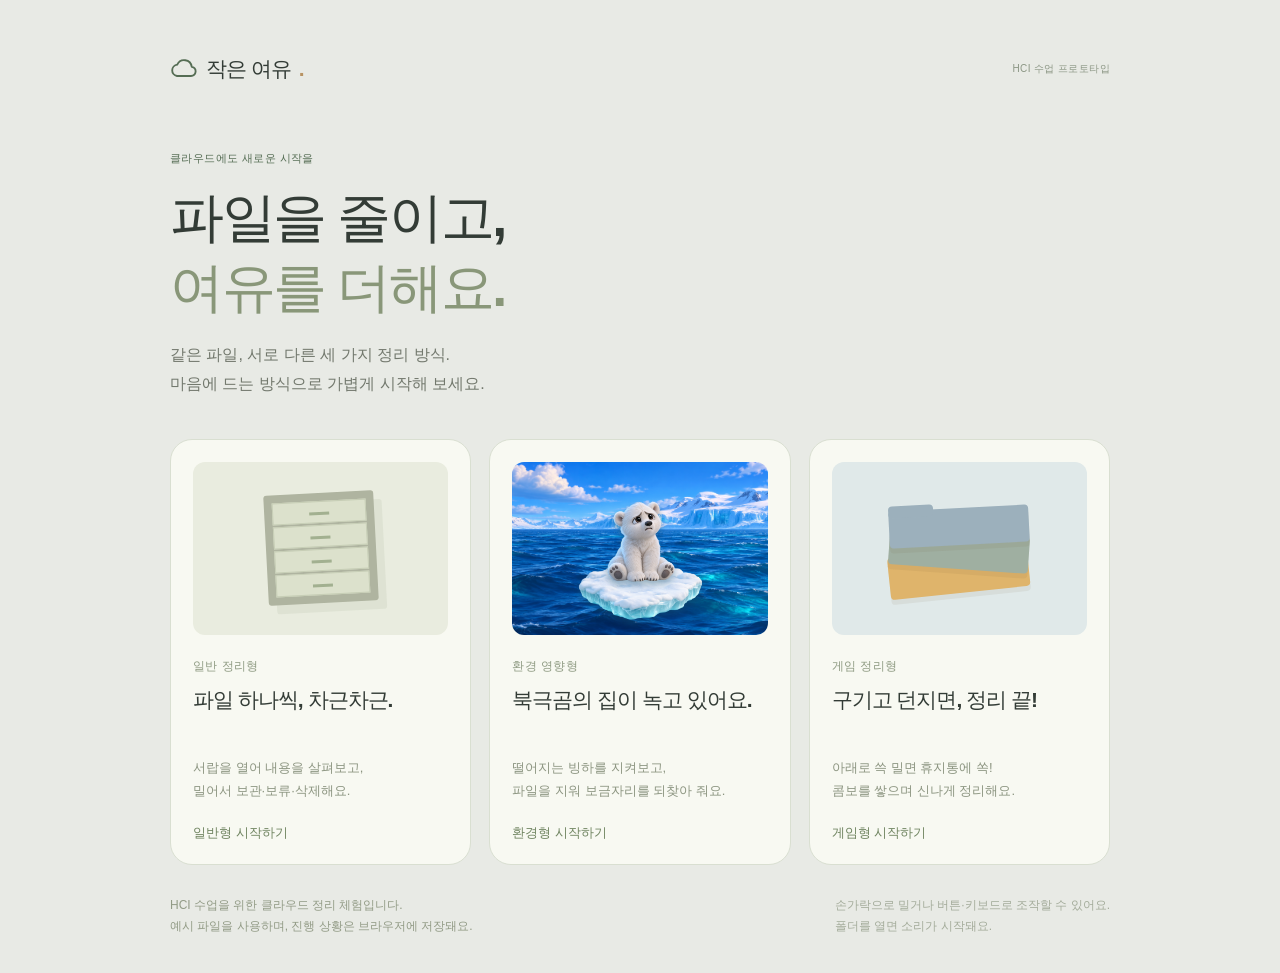
<file: index.html>
<!doctype html>
<html lang="ko">
<head>
  <meta charset="utf-8">
  <meta name="viewport" content="width=device-width, initial-scale=1, viewport-fit=cover">
  <meta name="theme-color" content="#e8eae5">
  <title>작은 여유 · 클라우드 정리 프로토타입</title>
  <meta name="description" content="클라우드 정리를 위한 일반형, 환경형, 게임형 모바일 HCI 프로토타입입니다.">
  <link rel="stylesheet" href="./assets/css/base.css?v=16">
  <link rel="stylesheet" href="./assets/css/themes.css?v=16">
</head>
<body class="lab-body">
  <main class="prototype-lab">
    <header class="lab-header">
      <span class="wordmark"><svg class="icon" width="29" height="29" viewBox="0 0 24 24" fill="none" stroke="currentColor" stroke-width="1.6" stroke-linejoin="round"><path d="M6 18h12a4 4 0 0 0 .6-7.95A6.5 6.5 0 0 0 6.2 8.3 4.9 4.9 0 0 0 6 18Z"/></svg>작은 여유<span class="brand-period">.</span></span>
      <span class="lab-tag">HCI 수업 프로토타입</span>
    </header>
    <section class="lab-title">
      <div class="eyebrow">클라우드에도 새로운 시작을</div>
      <h1>파일을 줄이고,<br><em>여유를 더해요.</em></h1>
      <p>같은 파일, 서로 다른 세 가지 정리 방식.<br>마음에 드는 방식으로 가볍게 시작해 보세요.</p>
    </section>
    <nav class="prototype-options" aria-label="정리 방식 선택">
      <a class="prototype-option" href="./prototypes/basic.html">
        <div class="option-scene" aria-hidden="true"><div class="mini-cabinet"><i></i><i></i><i></i><i></i></div></div>
        <span class="option-label">일반 정리형</span>
        <h2>파일 하나씩, 차근차근.</h2>
        <p>서랍을 열어 내용을 살펴보고,<br>밀어서 보관·보류·삭제해요.</p>
        <span class="option-open">일반형 시작하기</span>
      </a>
      <a class="prototype-option" href="./prototypes/climate.html">
        <div class="option-scene mini-polar" aria-hidden="true"><img src="./assets/images/polar-bear-sad.png" alt=""><img src="./assets/images/ice.png" alt=""></div>
        <span class="option-label">환경 영향형</span>
        <h2>북극곰의 집이 녹고 있어요.</h2>
        <p>떨어지는 빙하를 지켜보고,<br>파일을 지워 보금자리를 되찾아 줘요.</p>
        <span class="option-open">환경형 시작하기</span>
      </a>
      <a class="prototype-option" href="./prototypes/game.html">
        <div class="option-scene mini-game" aria-hidden="true"><div class="mini-folders"><i></i><i></i><i></i></div></div>
        <span class="option-label">게임 정리형</span>
        <h2>구기고 던지면, 정리 끝!</h2>
        <p>아래로 쓱 밀면 휴지통에 쏙!<br>콤보를 쌓으며 신나게 정리해요.</p>
        <span class="option-open">게임형 시작하기</span>
      </a>
    </nav>
    <footer class="lab-footer"><span>HCI 수업을 위한 클라우드 정리 체험입니다.<br>예시 파일을 사용하며, 진행 상황은 브라우저에 저장돼요.</span><span class="keyboard-note">손가락으로 밀거나 버튼·키보드로 조작할 수 있어요.<br>폴더를 열면 소리가 시작돼요.</span></footer>
  </main>
</body>
</html>
</file>
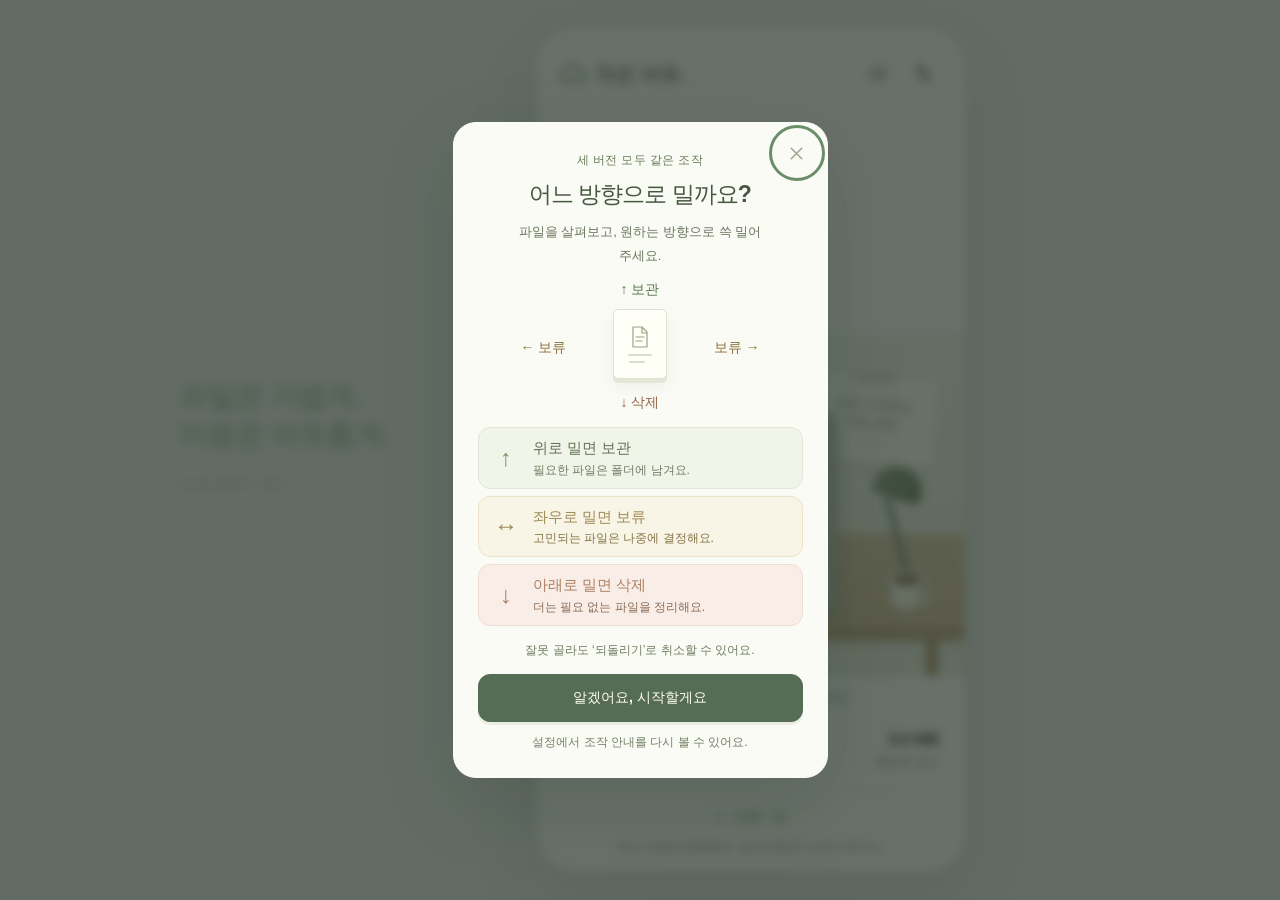
<file: prototypes/basic.html>
<!doctype html>
<html lang="ko">
<head>
  <meta charset="utf-8">
  <meta name="viewport" content="width=device-width, initial-scale=1, viewport-fit=cover">
  <meta name="theme-color" content="#faf9f4">
  <meta name="description" content="파일 하나씩 가볍게 정리하는 모바일 클라우드 정리 체험입니다.">
  <title>작은 여유 · 일반 정리형</title>
  <link rel="stylesheet" href="../assets/css/base.css?v=16">
  <link rel="stylesheet" href="../assets/css/themes.css?v=16">
  <script defer src="../assets/js/sample-files.js?v=16"></script>
  <script defer src="../assets/js/cleanup-session.js?v=16"></script>
  <script defer src="../assets/js/ice-world.js?v=16"></script>
  <script defer src="../assets/js/audio.js?v=16"></script>
  <script defer src="../assets/js/prototype.js?v=16"></script>
</head>
<body data-mode="bland">
  <div id="app"></div>
  <noscript>프로토타입을 체험하려면 브라우저에서 자바스크립트를 켜 주세요.</noscript>
</body>
</html>
</file>
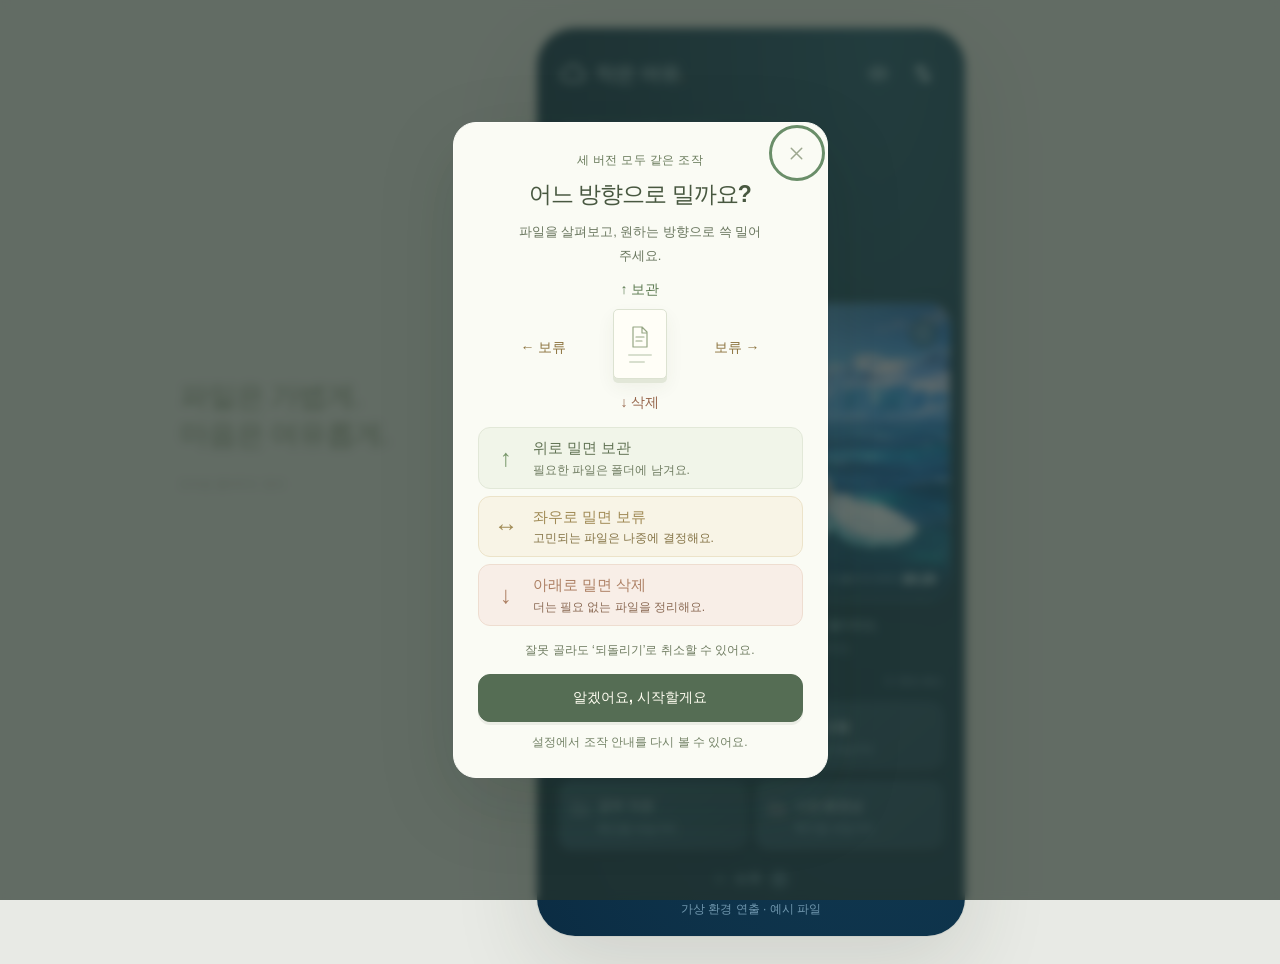
<file: prototypes/climate.html>
<!doctype html>
<html lang="ko">
<head>
  <meta charset="utf-8">
  <meta name="viewport" content="width=device-width, initial-scale=1, viewport-fit=cover">
  <meta name="theme-color" content="#faf9f4">
  <meta name="description" content="파일 하나씩 가볍게 정리하는 모바일 클라우드 정리 체험입니다.">
  <title>작은 여유 · 북극곰 환경형</title>
  <link rel="stylesheet" href="../assets/css/base.css?v=16">
  <link rel="stylesheet" href="../assets/css/themes.css?v=16">
  <script defer src="../assets/js/sample-files.js?v=16"></script>
  <script defer src="../assets/js/cleanup-session.js?v=16"></script>
  <script defer src="../assets/js/ice-world.js?v=16"></script>
  <script defer src="../assets/js/audio.js?v=16"></script>
  <script defer src="../assets/js/prototype.js?v=16"></script>
</head>
<body data-mode="environment">
  <div id="app"></div>
  <noscript>프로토타입을 체험하려면 브라우저에서 자바스크립트를 켜 주세요.</noscript>
</body>
</html>
</file>
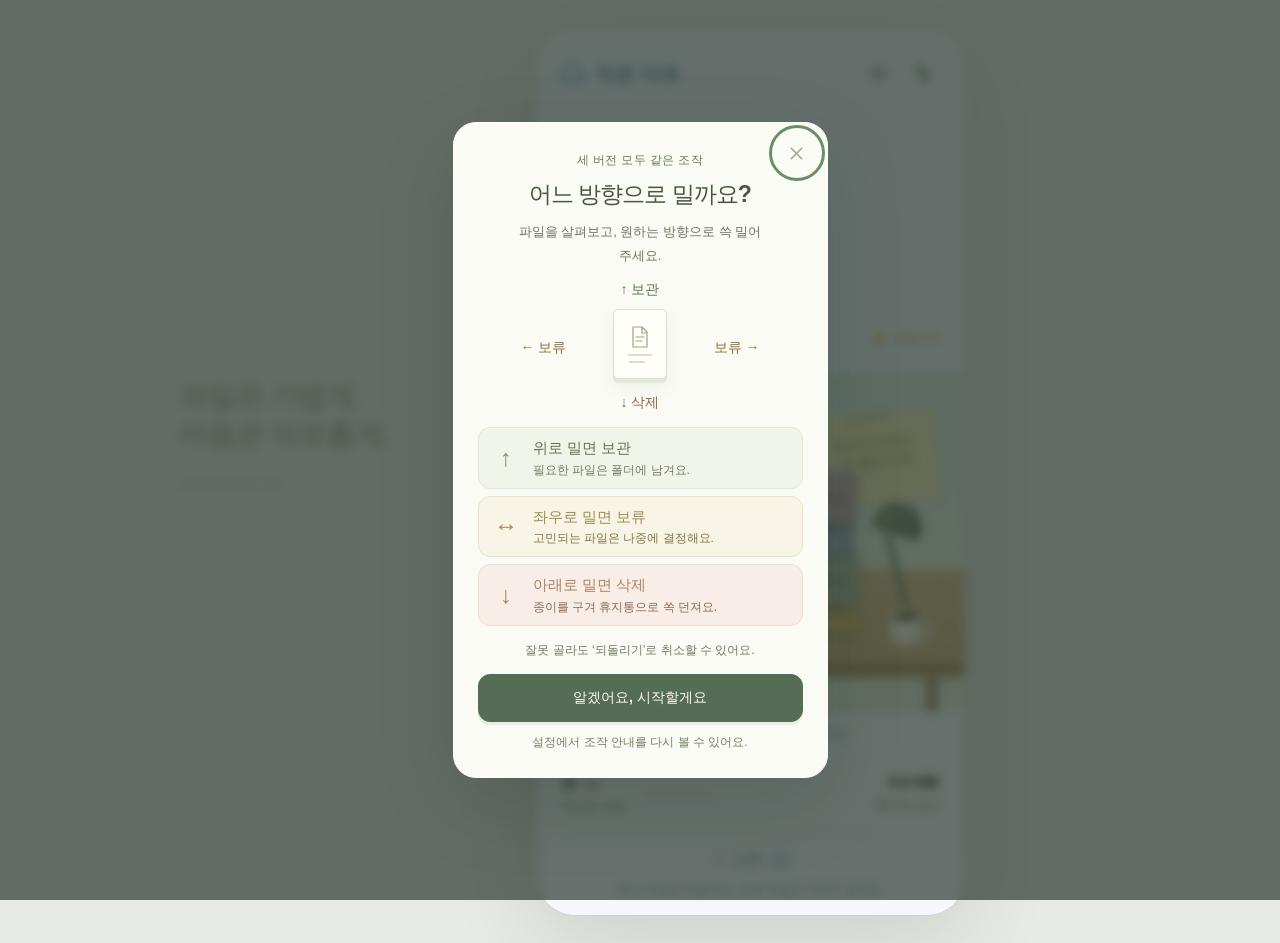
<file: prototypes/game.html>
<!doctype html>
<html lang="ko">
<head>
  <meta charset="utf-8">
  <meta name="viewport" content="width=device-width, initial-scale=1, viewport-fit=cover">
  <meta name="theme-color" content="#faf9f4">
  <meta name="description" content="파일 하나씩 가볍게 정리하는 모바일 클라우드 정리 체험입니다.">
  <title>작은 여유 · 게임 정리형</title>
  <link rel="stylesheet" href="../assets/css/base.css?v=16">
  <link rel="stylesheet" href="../assets/css/themes.css?v=16">
  <script defer src="../assets/js/sample-files.js?v=16"></script>
  <script defer src="../assets/js/cleanup-session.js?v=16"></script>
  <script defer src="../assets/js/ice-world.js?v=16"></script>
  <script defer src="../assets/js/audio.js?v=16"></script>
  <script defer src="../assets/js/prototype.js?v=16"></script>
</head>
<body data-mode="cleaning">
  <div id="app"></div>
  <noscript>프로토타입을 체험하려면 브라우저에서 자바스크립트를 켜 주세요.</noscript>
</body>
</html>
</file>
<file: assets/css/base.css>
:root{font-family:'Aptos','Segoe UI',Arial,sans-serif;color:#333c36;background:#e8eae5;font-synthesis:none;font-size:16px;font-weight:400;--text:#333c36;--muted:#73796e;--cream:#faf9f4;--accent:#556d54;--line:#e5e7dc}
*{box-sizing:border-box}body{margin:0;min-height:100dvh}button,a,input{-webkit-tap-highlight-color:transparent}button{font:inherit;color:inherit;cursor:pointer}button:disabled{cursor:default}a{color:inherit}button:focus-visible,a:focus-visible,article:focus-visible{outline:3px solid #6a8e69;outline-offset:4px}button{touch-action:manipulation}.icon{vertical-align:middle;flex-shrink:0}.icon-button{width:42px;height:42px;padding:9px;border:0;background:transparent;border-radius:50%;display:inline-grid;place-items:center;color:#6d756b}.icon-button:hover{background:#e7eade}.icon-button .icon{width:21px;height:21px}#app{min-height:100dvh;display:grid;place-items:center;padding:28px 18px}.phone{--accent:#556d54;--soft:#e9eddf;--ink:#333c36;--wood:#bca584;position:relative;width:min(100%,428px);min-height:840px;background:var(--cream);border-radius:38px;box-shadow:0 0 0 1px #414a3b10,0 30px 85px #2d362322;overflow:hidden;isolation:isolate;display:flex;flex-direction:column}.app-header{height:81px;display:flex;align-items:center;justify-content:space-between;padding:22px 22px 12px;gap:5px;flex:none}.wordmark{display:flex;align-items:center;gap:8px;text-decoration:none;font-size:21px;font-weight:650;letter-spacing:-.9px;white-space:nowrap}.wordmark>.icon{width:28px;height:28px;color:var(--accent);stroke-width:1.6}.brand-period{color:#b89363}.header-tools{display:flex;gap:2px}.header-title{font-size:15px;font-weight:650;margin-right:auto;margin-left:4px}.home-intro{padding:23px 28px 16px}.eyebrow{font-size:11px;letter-spacing:1.65px;font-weight:700;color:var(--accent);display:flex;align-items:center;gap:5px}.eyebrow .icon{height:15px;width:15px}h1{font-family:Georgia,'Times New Roman',serif;font-size:39px;line-height:1.1;letter-spacing:-1.7px;font-weight:400;margin:15px 0 14px;color:var(--ink)}h1 em{font:inherit;color:#7a856b}p{font-size:15px;line-height:1.6;color:var(--muted);margin:0}.home-intro p{font-size:14px;line-height:1.65}.office-section{margin-top:1px;position:relative;flex:1;display:flex;flex-direction:column;justify-content:flex-end}.office{height:341px;position:relative;overflow:hidden;background:linear-gradient(180deg,#efeee4,#e9e7d9 72%);isolation:isolate}.wall-lines{position:absolute;inset:0;background:repeating-linear-gradient(0deg,transparent 0 79px,#bfbca21c 80px 81px)}.office-window{position:absolute;top:26px;left:26px;width:119px;height:140px;background:linear-gradient(#c1d1ce,#e3e8d8);border:7px solid #fbfaf0;box-shadow:0 2px 0 2px #d9d7c4,7px 10px 20px #afae8c20;overflow:hidden}.window-cross{position:absolute;inset:0;background:linear-gradient(90deg,transparent 47%,#fbfaf0 47% 53%,transparent 53%),linear-gradient(0deg,transparent 43%,#fbfaf0 43% 48%,transparent 48%)}.sun{position:absolute;width:27px;height:27px;border-radius:50%;background:#f6e5ab;left:62px;top:16px;box-shadow:0 0 25px #fff4b888}.sky-cloud{background:#f5f6ebaa;border-radius:30px;position:absolute;width:67px;height:18px;top:46px;left:-10px}.sky-cloud:before{content:'';position:absolute;left:15px;top:-11px;width:28px;height:26px;border-radius:50%;background:inherit}.sky-cloud-two{top:85px;left:63px;transform:scale(.8)}.window-hill{position:absolute;width:180px;height:70px;border-radius:50%;left:-50px;bottom:-38px;background:#afbfa5}.wall-note{position:absolute;width:127px;height:86px;background:#fbfaf1;box-shadow:1px 4px 8px #716d5114;transform:rotate(4deg);right:29px;top:42px;padding:19px 12px;text-align:center;color:#7d846d;font-family:Georgia,serif;font-size:15px}.wall-note:before{content:'';position:absolute;background:#c5c1a568;width:40px;height:13px;left:43px;top:-5px;transform:rotate(-5deg)}.wall-note span,.wall-note strong{display:block;font-weight:400}.wall-note i{width:22px;height:1px;display:block;margin:9px auto 0;background:#b5b99d}.desk-surface{position:absolute;background:linear-gradient(176deg,#d7c2a0,#cbb18b);height:105px;bottom:43px;left:-5%;width:110%;transform:perspective(500px) rotateX(18deg);border-radius:10px;box-shadow:inset 0 2px 1px #fff9da80;background-image:repeating-linear-gradient(178deg,transparent 0 15px,#9c7b4e10 16px 17px),linear-gradient(176deg,#dac4a4,#ccb28c)}.desk-edge{position:absolute;bottom:35px;left:0;width:100%;height:19px;background:linear-gradient(#bfa37e,#b49773);border-top:2px solid #e5d1ad;border-radius:0 0 6px 6px;box-shadow:0 7px 12px #a1967520}.desk-leg{width:12px;height:41px;background:#ad916a;position:absolute;bottom:0}.leg-left{left:27px}.leg-right{right:27px}.desk-lamp{position:absolute;width:70px;height:135px;right:28px;bottom:86px;transform:rotate(1deg)}.desk-lamp i{position:absolute;bottom:0;left:19px;width:44px;height:7px;background:#6d7c65;border-radius:50%}.desk-lamp b{position:absolute;left:42px;bottom:5px;width:5px;height:90px;background:#71816a;transform:rotate(-16deg);transform-origin:bottom}.desk-lamp span{position:absolute;top:12px;left:7px;width:50px;height:30px;border-radius:28px 28px 7px 7px;background:linear-gradient(100deg,#8c9c7d,#66795c);transform:rotate(17deg);box-shadow:0 2px 0 #58684e}.plant{position:absolute;left:26px;bottom:99px;width:50px;height:90px;z-index:2}.plant div{position:absolute;bottom:0;left:9px;background:linear-gradient(90deg,#bc8e6c,#d7b18e);width:32px;height:31px;clip-path:polygon(0 0,100% 0,87% 100%,13% 100%);border-radius:3px}.plant:before{content:'';position:absolute;width:2px;height:61px;background:#7f9164;bottom:18px;left:24px}.plant i{width:17px;height:28px;border-radius:0 100% 0 100%;background:linear-gradient(60deg,#7a8c60,#a0ac82);position:absolute;top:16px;left:9px;transform:rotate(-25deg)}.plant i:nth-child(2){left:24px;top:7px;transform:scaleX(-1) rotate(-12deg)}.plant i:nth-child(3){top:37px;left:10px;transform:rotate(-65deg)}.plant i:nth-child(4){top:33px;left:26px;transform:rotate(100deg)}.coffee{position:absolute;right:44px;bottom:66px;width:31px;height:34px;background:#f5f0df;border-radius:3px 3px 12px 12px;box-shadow:2px 5px 2px #9b80542b;z-index:4;transform:rotate(-5deg)}.coffee:before{content:'';position:absolute;width:11px;height:17px;border:4px solid #ede8d7;right:-10px;top:6px;border-radius:0 9px 9px 0;z-index:-1}.coffee:after{content:'';position:absolute;left:2px;top:-4px;width:27px;height:10px;background:#7b6148;border:3px solid #f3eedc;border-radius:50%}.floor-shadow{position:absolute;left:8%;bottom:0;width:84%;height:9px;border-radius:50%;background:#c0bea838;filter:blur(4px);z-index:-1}
.cabinet{position:absolute;bottom:66px;left:87px;width:211px;padding:9px 8px 8px;background:#b8b8a5;border-radius:5px 5px 2px 2px;box-shadow:7px 9px 5px #796c4830,-1px 1px 0 #c7c7b4;transform:perspective(900px) rotateY(-4deg);z-index:3}.cabinet-top{position:absolute;top:-6px;left:-3px;width:calc(100% + 6px);height:9px;background:linear-gradient(#e6e5d3,#c5c6b2);border-radius:3px 3px 0 0;box-shadow:0 -1px 0 #f9f9ed}.drawer{position:relative;width:100%;height:40px;margin:0 0 4px;border:1px solid #a8aa97;border-top:1px solid #f8f8eb;background:linear-gradient(110deg,#e6e5d4,#d5d7c4);display:flex;align-items:center;text-align:left;padding:0 10px;box-shadow:0 2px 1px #7c806b25;border-radius:2px;transition:transform .25s,filter .25s;transform-origin:top}.drawer:hover{transform:translateY(-1px) translateX(-3px);filter:brightness(1.04)}.drawer-label{font-size:11px;font-weight:650;padding:3px 6px;border:1px solid #aeb09b;background:#f1efdc;line-height:1.2;box-shadow:0 1px 0 #ffffff70;max-width:118px}.drawer small{font-size:9px;color:#78816c;margin-left:auto}.drawer-handle{position:absolute;width:24px;height:4px;border:1px solid #969e85;border-top:0;border-radius:0 0 3px 3px;bottom:3px;left:86px}.drawer-done{filter:saturate(.4);opacity:.7}.drawer-done small{font-size:8px}.drawer>.icon{width:11px;height:11px;color:#5b7e4c;margin-left:2px}.cabinet-foot{height:4px;background:#90937e;position:absolute;bottom:-4px;left:0;right:0}.selected-folder{animation:drawer-open .55s ease-in forwards;z-index:20!important}@keyframes drawer-open{0%{transform:translate(0,0)}55%{transform:translate(-4px,14px) scaleY(1.35);filter:brightness(1.08)}100%{transform:translate(0,-55px) scale(1.25);opacity:0}}
.scene-caption{padding:13px 0 3px;text-align:center;color:#818677;font-size:12px;display:flex;justify-content:center;align-items:center;gap:7px}.tiny-dot{width:5px;height:5px;background:#99a783;border-radius:50%}.home-bottom{padding:18px 26px 16px}.home-progress{display:flex;align-items:center;gap:17px;border-bottom:1px solid var(--line);padding-bottom:17px}.home-progress strong{font-size:21px;font-weight:550;letter-spacing:-.8px}.home-progress strong span{font-size:14px;color:#9a9e91}.home-progress small{display:block;font-size:11px;margin-top:4px;color:#818574}.space-total{text-align:right;margin-left:auto}.space-total strong{font-size:17px}.mini-progress{height:5px;width:70px;background:#e2e5d8;border-radius:9px;overflow:hidden;margin-right:auto}.mini-progress i{display:block;width:var(--progress);height:100%;background:#879b70;border-radius:9px;transition:width .3s}.held-link{width:100%;display:flex;align-items:center;justify-content:center;gap:7px;background:transparent;border:0;padding:15px 0 11px;font-size:13px;color:#737d66}.held-link .icon{width:14px;height:14px}.held-link span{display:inline-grid;place-items:center;background:#e9ecdf;min-width:21px;height:21px;border-radius:50%;font-size:11px}.demo-note{text-align:center;color:#8e9386;font-size:10px;line-height:1.5}.clear-desk{position:absolute;left:50%;bottom:80px;transform:translateX(-50%) rotate(-5deg);width:140px;height:59px;background:#faf8ea;box-shadow:0 3px 6px #81714c26;text-align:center;display:grid;place-content:center;gap:3px;color:#7c8b65}.clear-desk .icon{width:18px;height:18px;margin:auto}.clear-desk span{font-family:Georgia,serif;font-size:13px}
/* The game uses the same desk, with a more tactile folder pile. */
.game{--accent:#496b87;--soft:#e6eef2;--ink:#283d49;background:#f7f8f2}.game .home-intro h1 em{color:#6f8b9d}.game .wordmark>.icon{color:#547c99}.game .office{background:linear-gradient(#e7ecdf,#e1e8da)}.game .wall-note{background:#f4e9ae;color:#7b7b4c;transform:rotate(-5deg)}.game .office-window{background:linear-gradient(#b7d3d8,#e1eee0)}.game .desk-surface{background-image:repeating-linear-gradient(177deg,transparent 0 18px,#7f693112 19px 20px),linear-gradient(#d9bd8d,#d0ac75)}.game .desk-edge{background:linear-gradient(#b69361,#ad8855);border-color:#ead2a6}.folder-tower{position:absolute;bottom:70px;left:84px;width:236px;height:179px;z-index:5}.physical-folder{position:absolute;left:0;right:0;height:60px;border:0;background:transparent;padding:0;transform:rotate(var(--tilt));transition:transform .2s;filter:drop-shadow(1px 4px 2px #685c4230)}.physical-folder:hover{transform:rotate(0) translateX(8px)}.folder-0{bottom:0}.folder-1{bottom:41px;left:8px;right:-2px}.folder-2{bottom:83px;left:-5px;right:4px}.folder-3{bottom:125px;left:9px;right:-1px}.folder-face{position:absolute;inset:6px 0 0;border-radius:3px 6px 4px 4px;background:linear-gradient(170deg,#ffffff25,transparent),var(--folder-color);display:flex;align-items:center;justify-content:space-between;padding:11px 15px 6px;border-top:1px solid #ffffff88;box-shadow:inset 0 -3px 0 #33290c10}.folder-face b{font-size:12px;font-weight:650;color:#394139}.folder-face>span{font-size:9px;color:#455046;display:flex;align-items:center;gap:2px}.folder-face .icon{height:13px;width:13px}.folder-tab{position:absolute;left:3px;top:-1px;width:75px;height:20px;background:var(--folder-color);border-radius:6px 9px 0 0}.folder-papers{position:absolute;top:3px;left:10px;right:7px;height:20px;background:repeating-linear-gradient(0deg,#f8f7e9 0 2px,#c9c4b3 2px 3px);border-radius:2px;transform:rotate(-1deg)}.finished-folder{opacity:.56}.game .home-progress{border-color:#dee5df}.game .held-link span{background:#e6ecdf}.game .mini-progress i{background:#6f93a0}
/* Environmental cues stay factual; the storage gauge uses sample bytes. */
.climate{--accent:#9d644e;--ink:#3d403c;--soft:#f1e6de;background:#f7f6f0}.climate h1 em{color:#9c705c}.climate .home-intro{padding-bottom:16px}.climate .home-intro h1{font-size:37px}.climate .office{height:285px;background:linear-gradient(#e5e5dc,#d7d7cb)}.climate .office-window{background:linear-gradient(#b6bdb8,#d6d5bd);filter:saturate(.55)}.climate .office-window:after{content:'';position:absolute;inset:0;background:linear-gradient(transparent,#8c8a7130)}.climate .wall-note{font-size:13px;background:#eddfca;color:#886f58;padding-top:22px}.climate .sun{background:#d8b687}.climate .plant{filter:saturate(.5)}.climate .cabinet{bottom:66px;transform:scale(.87);transform-origin:bottom}.climate .office-window{height:103px;top:20px}.climate .wall-note{top:24px}.storage-panel{display:flex;align-items:center;gap:11px;text-align:left;margin:0 26px 12px;padding:14px;background:#eee6d8;border:1px solid #e4d7c7;border-radius:14px}.storage-symbol{width:36px;height:36px;background:#dfc4a5;color:#93654d;display:grid;place-items:center;border-radius:10px}.storage-symbol .icon{width:20px;height:20px}.storage-copy{flex:1}.storage-copy>span:first-child{font-size:10px;line-height:1.4;display:block;color:#916f5a}.storage-copy strong{display:flex;align-items:baseline;gap:5px;font-size:19px;font-weight:600;letter-spacing:-.5px;margin-top:3px}.storage-copy strong small{font-size:9px;letter-spacing:0;font-weight:400;color:#8c806c}.storage-copy>small{display:block;font-size:9px;color:#9c8770;margin-top:5px}.storage-panel>.icon{width:15px;height:15px;color:#b29a7d}.load-track{display:block;margin-top:8px;height:4px;background:#e0d4c2;border-radius:5px;overflow:hidden}.load-track i{display:block;height:100%;background:#ba8564;border-radius:5px;transition:width .4s}.climate .scene-caption{padding-top:9px}.climate .home-bottom{padding-top:11px}.climate .tiny-dot{background:#ad8b6c}
/* File review. */
.review-screen{min-height:862px}.review-screen .app-header{height:72px;padding:17px 16px 9px}.session-top{padding:14px 27px 0}.session-count{display:flex;justify-content:space-between;align-items:center;gap:8px}.session-count>span{font-size:10px;letter-spacing:1.3px;color:#8a917f;font-weight:650}.session-count strong{font-size:20px;font-weight:550;line-height:1}.session-count small{font-size:13px;color:#a0a493;font-weight:400}.session-track{height:4px;border-radius:10px;background:#e4e8dc;margin-top:13px;overflow:hidden}.session-track i{display:block;height:100%;background:#8b9f75;border-radius:inherit;transition:width .3s}.session-instruction{font-size:12px;text-align:center;padding:15px 0 9px;color:#7c8471}.combo-bar{display:flex;align-items:center;justify-content:space-between;height:44px;gap:7px;font-size:10px;color:#83919a}.combo-badge{display:flex;align-items:center;gap:4px;font-size:10px;color:#8098a2}.combo-badge .icon{width:14px;height:14px}.combo-badge b{font-weight:600;letter-spacing:.6px}.combo-badge.hot{color:#a76e35;animation:combo-pop .35s ease}.combo-badge.hot .icon{fill:#e1b56b;stroke:#a77531}.climate-message{display:flex;align-items:center;gap:7px;min-height:49px;font-size:11px;color:#987659;line-height:1.5}.climate-message>.icon{width:15px;height:15px;flex:none}.text-icon{border:0;padding:3px;background:transparent;margin-left:auto;color:#a49078}.text-icon .icon{width:16px;height:16px}.sorting-desk{position:relative;margin-top:4px;padding:45px 28px 23px;flex:1;min-height:490px;background:linear-gradient(160deg,#efeddf,#e8e4d2);isolation:isolate;display:flex;align-items:center;justify-content:center;perspective:800px;overflow:hidden}.sorting-desk:after{content:'';position:absolute;inset:0;pointer-events:none;box-shadow:inset 0 10px 20px #8e8b6520}.desk-grain{position:absolute;inset:0;background:repeating-linear-gradient(8deg,transparent 0 68px,#b5b38a14 69px 70px);z-index:-1}.destination{position:absolute;top:11px;display:flex;align-items:center;gap:6px;font-size:10px;color:#8d9680}.destination>.icon{width:18px;height:18px}.destination span{font-size:10px}.destination b{font-weight:400;padding-left:3px}.keep-destination{left:31px}.hold-destination{right:31px}.paper-stack{width:100%;max-width:330px;position:relative;isolation:isolate}.back-paper{position:absolute;inset:0;background:#f7f5e8;border:1px solid #dedfce;border-radius:3px;pointer-events:none}.back-paper-one{transform:rotate(3deg) translate(4px,4px);z-index:-1}.back-paper-two{transform:rotate(-3deg) translate(-3px,2px);z-index:-2}.paper{position:relative;width:100%;padding:21px 22px 16px;background:#fffef8;border:1px solid #e4e4d5;box-shadow:0 9px 25px #646b4120;border-radius:3px;touch-action:none;user-select:none;cursor:grab;transition:transform .28s cubic-bezier(.2,.75,.3,1),opacity .28s;transform-origin:50% 80%;will-change:transform;min-height:392px}.paper.dragging,.paper-ball.dragging{transition:none;cursor:grabbing}.paper-top{display:flex;align-items:center;justify-content:space-between;font-size:10px;color:#929582}.file-type{font-size:11px;font-weight:650;display:flex;align-items:center;gap:5px;color:#9e765c}.file-type .icon{width:15px;height:15px}.type-pptx{color:#ba815f}.type-jpg,.type-png{color:#7e946b}.paper h2{font-size:19px;font-weight:600;line-height:1.4;letter-spacing:-.65px;margin:14px 0 5px;overflow-wrap:anywhere;word-break:keep-all}.file-age{font-size:10px;color:#9a9d8e;display:flex;align-items:center;flex-wrap:wrap;gap:8px}.duplicate-tag{font-size:9px;border-radius:5px;padding:3px 5px;color:#aa9063;background:#f2edde}.document-preview,.file-preview{position:relative;height:115px;margin:16px 0 15px;border-radius:5px;overflow:hidden}.document-preview{background:#f0f1e8;border:1px solid #e6e8dc;padding:12px 18px 10px 74px}.document-preview>span{position:absolute;top:20px;left:15px;padding:7px 5px;background:#dde4d5;font-size:10px;font-weight:700;color:#89977c;border-radius:4px;transform:rotate(-6deg)}.doc-line{height:3px;background:#c7cebd;margin:5px 0;border-radius:4px}.doc-line.long{width:95%}.doc-line.medium{width:73%}.doc-line.short{width:58%}.doc-chart{height:36px;display:flex;align-items:flex-end;gap:5px;margin:9px 0}.doc-chart i{width:13px;height:16px;background:#b8c2ab;border-radius:2px 2px 0 0}.doc-chart i:nth-child(2){height:25px;background:#a8b69b}.doc-chart i:nth-child(3){height:20px}.doc-chart i:nth-child(4){height:33px;background:#8c9f7b}.doc-chart i:nth-child(5){height:27px}.preview-label{font-size:9px;letter-spacing:1.3px;color:#99a08b;font-weight:650}.file-excerpt{font-family:'Malgun Gothic','Segoe UI',sans-serif;font-size:12px;line-height:1.65;white-space:pre-line;color:#808578;margin-top:7px;display:-webkit-box;-webkit-line-clamp:5;-webkit-box-orient:vertical;overflow:hidden}.paper-footer{margin-top:17px;padding-top:12px;border-top:1px solid #efefe4;display:flex;align-items:center;justify-content:space-between;font-size:8px;color:#aaae9b}.paper-footer>span:first-child{display:flex;align-items:center;gap:4px}.paper-footer .icon{width:12px;height:12px}.swipe-stamp{display:none;position:absolute;top:60px;left:50%;transform:translateX(-50%) rotate(-13deg);font-size:28px;text-transform:uppercase;font-weight:800;padding:8px 14px;border:3px solid currentColor;border-radius:5px;background:#fffdf6e0}.swipe-stamp.show{display:block}.stamp-keep{color:#6b9167}.stamp-delete{color:#bb7867}.stamp-hold{color:#af9357}.file-delete{animation:file-delete .34s ease-in forwards}.file-keep{animation:file-keep .34s ease-in forwards}.file-hold{animation:file-hold .34s ease-in forwards}@keyframes file-delete{to{transform:translate(-150%,20px) rotate(-30deg);opacity:0}}@keyframes file-keep{to{transform:translate(-20%,-160%) scale(.4);opacity:0}}@keyframes file-hold{to{transform:translate(150%,-30px) rotate(20deg);opacity:0}}
.decision-panel{padding:18px 26px 20px;background:#fafbf4;flex:none}.gesture-guide{display:flex;justify-content:space-around;margin-bottom:8px;font-size:9px;letter-spacing:.2px;color:#a1a590}.decision-actions{display:grid;grid-template-columns:1fr 1fr 1fr;gap:15px}.decision{display:flex;flex-direction:column;gap:6px;align-items:center;justify-content:center;height:69px;border-radius:16px;border:1px solid #dedfd1;background:#f5f3e9;box-shadow:0 3px 0 #d9d9c8;transition:transform .12s,box-shadow .12s}.decision:hover{transform:translateY(-2px)}.decision:active{transform:translateY(3px);box-shadow:none}.decision span{font-size:12px;font-weight:600}.decision .icon{width:22px;height:22px}.delete-button{color:#aa7b65;background:#f3e9df;border-color:#eadbca;box-shadow:0 3px 0 #dfcdbb}.keep-button{color:#66815a;background:#e8efdf;border-color:#d9e2cc;box-shadow:0 3px 0 #c9d5b9}.hold-button{color:#ab945f;background:#f4efd8;border-color:#e7dfc0;box-shadow:0 3px 0 #dbd1ae}.session-footer{display:flex;align-items:center;justify-content:space-between;gap:9px;padding-top:16px}.session-footer>span{font-size:9px;color:#9ba18b}.undo-button{border:0;background:transparent;display:flex;align-items:center;gap:4px;color:#89957b;font-size:11px;padding:4px}.undo-button:disabled{opacity:.35}.undo-button .icon{width:14px;height:14px}.game .sorting-desk{background:linear-gradient(145deg,#e5c894,#d8b87f);padding-bottom:80px;min-height:525px}.game .desk-grain{background:repeating-linear-gradient(9deg,transparent 0 77px,#a3834b18 78px 80px)}.game .paper{border-radius:8px;border:1px solid #e6e0cf;box-shadow:0 7px 0 #c8bba08a,0 15px 25px #785f2c22}.game .back-paper{border-color:#d4c9b0;border-radius:7px}.game .destination{color:#8b805e}.game .decision-panel{background:#f7f8f1}.game .paper-stack{transform:rotate(-1deg)}.game .session-track i{background:#7c9cab}.trash-bin{position:absolute;bottom:7px;right:27px;width:61px;height:70px;transition:transform .2s;z-index:3}.bin-rim{position:absolute;top:1px;left:0;width:61px;height:12px;border-radius:50%;background:#8d9789;border:3px solid #acb3a3;z-index:3;box-shadow:inset 0 2px 3px #4d5b4480}.bin-body{position:absolute;top:6px;left:3px;width:55px;height:57px;background:linear-gradient(90deg,#9ba692,#c0c6b0 45%,#9faa98);clip-path:polygon(0 0,100% 0,87% 100%,13% 100%);border-radius:0 0 8px 8px;display:flex;align-items:center;justify-content:center;gap:7px}.bin-body>i{height:40px;transform:rotate(-5deg);width:1px;background:#7f8d7455}.bin-body>i:nth-child(3){transform:rotate(5deg)}.bin-body>span{position:absolute;inset:0;display:grid;place-items:center;color:#7d8a73}.bin-body .icon{height:17px;width:17px}.bin-shadow{position:absolute;bottom:0;width:70px;height:9px;background:#917b4d44;border-radius:50%;filter:blur(2px)}.bin-ready{transform:scale(1.2)}.bin-hit{animation:bin-bounce .22s ease}@keyframes bin-bounce{40%{transform:scale(1.12,.85) rotate(4deg)}80%{transform:scale(.95,1.04) rotate(-3deg)}}.discard-mode .paper{cursor:pointer}.discard-mode .paper-stack{margin-top:-85px}.discard-mode .paper-excerpt{opacity:.5}.discard-prompt{position:absolute;z-index:5;left:20px;right:102px;bottom:24px;display:flex;flex-direction:column;align-items:flex-start;gap:6px;color:#635c43}.discard-prompt strong{font-family:Georgia,serif;font-size:24px;font-weight:400;letter-spacing:-.7px}.discard-prompt>span{font-size:11px;line-height:1.5;color:#8a7b57}.discard-prompt .primary-button{font-size:12px;padding:11px 15px;margin-top:8px;min-height:40px}.discard-prompt .text-button{font-size:10px;min-height:28px;padding:4px 0}.stage-crumple .sorting-desk{min-height:668px}.stage-crumple .paper{transform:rotate(2deg) scale(.88)}.crumpling{animation:paper-crumple .42s ease-in forwards!important}@keyframes paper-crumple{20%{clip-path:polygon(3% 8%,89% 2%,98% 91%,12% 98%);transform:scale(.8) rotate(-8deg)}60%{clip-path:polygon(15% 3%,90% 15%,85% 90%,9% 81%);transform:scale(.4) rotate(13deg);filter:contrast(1.4)}100%{transform:scale(.04) rotate(-25deg);opacity:0}}.stage-ball .paper-stack{visibility:hidden}.stage-ball .sorting-desk{min-height:668px}.ball-zone{position:absolute;left:50%;top:37%;transform:translate(-50%,-50%);width:80px;height:80px}.paper-ball{position:relative;width:80px;height:80px;background:conic-gradient(from 20deg,#e5e2d3 0 30deg,#fbfaf1 30deg 70deg,#d4d4c5 70deg 93deg,#f5f4e7 93deg 138deg,#e2e1d3 138deg 190deg,#faf9ec 190deg 233deg,#cecfbe 233deg 261deg,#eeedde 261deg);border:0;box-shadow:inset -7px -7px 10px #aaa99155,inset 3px 4px 7px #fffdf6bb,6px 12px 7px #7c6d4333;border-radius:43% 57% 49% 51% / 49% 41% 59% 51%;touch-action:none;cursor:grab;transition:transform .25s;z-index:10}.paper-ball i{position:absolute;left:12%;top:25%;width:65%;height:40%;border:1px solid #abac984a;transform:rotate(20deg);clip-path:polygon(0 0,100% 0,50% 100%)}.paper-ball i:nth-child(2){transform:rotate(92deg);top:34%}.paper-ball i:nth-child(3){transform:rotate(160deg);top:16%;left:32%;width:43%}.paper-ball i:nth-child(4){transform:rotate(-48deg);top:51%;width:53%}.throwing{animation:ball-throw .58s cubic-bezier(.4,0,.7,.4) forwards}@keyframes ball-throw{0%{transform:translate(0,0) scale(1)}45%{transform:translate(calc(var(--throw-x)*.55),calc(var(--throw-y)*.1 - 100px)) scale(.82) rotate(180deg)}100%{transform:translate(var(--throw-x),var(--throw-y)) scale(.32) rotate(450deg);opacity:0}}.game .stage-ball .bin-ready{background:#fff8}.climate .session-track i{background:#b48a68}.climate .sorting-desk{background:linear-gradient(145deg,#e5e3d6,#d7d6c8)}.climate .session-count>span{color:#9b8167}
/* Small, illustrative file previews. */
.landscape-preview{background:linear-gradient(#b2cbcd 0 60%,#72948f 60%);isolation:isolate}.photo-sun{position:absolute;width:26px;height:26px;border-radius:50%;background:#f4ddb1;top:15px;right:40px}.photo-mountain{position:absolute;background:#6f8c7e;width:200px;height:130px;left:-35px;top:40px;transform:rotate(25deg);border-radius:30px}.photo-water{position:absolute;bottom:0;height:45px;left:0;right:0;background:repeating-linear-gradient(-3deg,#b2c4b6 0 2px,#8eaca3 3px 5px,#a2bdb3 6px 12px);opacity:.9}.file-preview small{position:absolute;bottom:7px;right:9px;font-size:7px;letter-spacing:1px;color:#fffff5cc;z-index:3}.play-symbol{position:absolute;top:50%;left:50%;transform:translate(-50%,-50%);display:grid;place-items:center;width:30px;height:30px;background:#ffffff50;border:1px solid #fff9;border-radius:50%;color:white;font-size:12px;padding-left:3px}.preview-media .photo-mountain{background:#7b8f71}.schedule-preview{padding:12px;background:#e9eced;background-image:repeating-linear-gradient(90deg,transparent 0 19%,#fff9 20% 21%),repeating-linear-gradient(0deg,transparent 0 24%,#fff9 25% 26%)}.schedule-preview>div{font-size:8px;text-align:center;color:#8a9a9d;letter-spacing:2px}.schedule-preview>i{position:absolute;width:16%;height:28%;background:#aec6c5;left:23%;top:30%;border-radius:3px}.schedule-preview>i:nth-child(3){background:#c7bbcf;left:43%;top:59%}.schedule-preview>i:nth-child(4){background:#d3c8ae;left:64%;top:30%}.coupon-preview{background:#e1d4b9;color:#7c7359;padding:18px;display:flex;align-items:center;justify-content:space-around}.coupon-preview>span{font-family:Georgia,serif;font-size:15px}.coupon-preview>b{width:64px;height:64px;border-radius:50%;border:1px dashed #aaa181;display:grid;place-items:center;font-size:8px;text-align:center;padding:8px}.poster-preview{padding:18px;background:#a6b7a6;color:#f9f7e7}.poster-preview>span{font-size:20px;line-height:1;font-weight:750}.poster-preview>b{position:absolute;bottom:17px;right:19px;font-size:12px;color:#eef0d9}
/* Completion, held files and dialogs. */
.complete-intro{text-align:center;padding:20px 28px 0}.completion-seal{width:52px;height:52px;display:grid;place-items:center;border:1px solid #dee5d3;background:#e9efdf;color:#7b9267;border-radius:50%;margin:0 auto 18px}.completion-seal .icon{height:25px;width:25px}.complete-intro .eyebrow{justify-content:center;font-size:10px}.complete-intro h1{font-size:36px;margin:12px 0}.complete-intro p{font-size:12px}.complete-scene{margin-top:18px;max-height:214px;overflow:hidden}.complete-scene .office{height:275px;margin-top:-44px}.complete-scene .wall-note{top:44px}.complete-scene .office-window{top:36px}.complete-scene .clear-desk{bottom:71px}.result-panel{padding:18px 32px 22px;text-align:center}.result-space strong{font-size:28px;letter-spacing:-1.2px;font-weight:500;color:var(--accent)}.result-space>span{display:block;font-size:11px;color:#909980;margin-top:4px}.result-stats{display:grid;grid-template-columns:1fr 1fr 1fr;margin:22px 0;gap:10px}.result-stats>div{border-right:1px solid #e1e5d7;display:flex;align-items:center;gap:4px;flex-direction:column}.result-stats>div:last-child{border:0}.result-stats .icon{width:16px;height:16px;color:#91a07f}.result-stats strong{font-size:19px;font-weight:500}.result-stats span{font-size:10px;color:#9ba38c}.primary-button{border:1px solid var(--accent);border-radius:12px;padding:14px 22px;min-height:48px;background:var(--accent);color:#fffdf1;font-size:14px;font-weight:600;box-shadow:0 3px 0 #34453313;display:inline-flex;gap:6px;align-items:center;justify-content:center;text-decoration:none;transition:filter .2s,transform .15s}.primary-button:hover{filter:brightness(1.09)}.primary-button:active{transform:translateY(2px)}.result-panel .primary-button{width:100%}.text-button{display:inline-flex;align-items:center;justify-content:center;gap:5px;border:0;background:transparent;font-size:12px;color:#8b957e;min-height:40px;padding:10px}.text-button .icon{width:14px;height:14px}.best-streak{display:flex;align-items:center;justify-content:center;gap:5px;font-size:11px;color:#9f865b;margin:-3px 0 17px}.best-streak .icon{height:15px;width:15px}.result-note{font-size:10px;color:#9d927c;margin:-5px 0 17px}.held-screen{padding:27px;display:flex;flex-direction:column;flex:1}.held-screen h1{font-size:36px}.held-screen>p{font-size:14px}.held-files{margin:25px 0;flex:1}.held-file{padding:17px 0;border-bottom:1px solid #e7e9df;display:flex;align-items:center;gap:13px}.held-file>.icon{color:#9aa98c;width:23px;height:23px}.held-file strong{font-size:13px;line-height:1.4;display:block;overflow-wrap:anywhere;font-weight:600}.held-file span{font-size:10px;color:#a0a68f;display:block;margin-top:5px}.empty-held{padding:40px 10px;text-align:center;display:flex;align-items:center;flex-direction:column;gap:8px;color:#9fa88e}.empty-held .icon{height:47px;width:47px;margin-bottom:12px;stroke-width:1}.empty-held strong{font-size:15px;font-weight:500}.empty-held span{font-size:12px}.held-screen .primary-button{width:100%}.modal-backdrop{position:fixed;inset:0;z-index:100;background:#2a332b66;display:flex;align-items:center;justify-content:center;padding:22px;backdrop-filter:blur(5px)}.modal{width:min(100%,375px);max-height:90dvh;overflow:auto;padding:31px 26px 24px;background:#fafbf4;border:1px solid #fdfdf8;border-radius:23px;box-shadow:0 25px 80px #10231322;position:relative}.modal-close{position:absolute;right:9px;top:9px}.modal h2{font-family:Georgia,serif;font-size:27px;line-height:1.15;letter-spacing:-.8px;font-weight:400;margin:7px 20px 23px 0;color:#485840}.modal p{font-size:13px;margin-bottom:13px}.modal>.primary-button{width:100%;margin-top:14px}.modal>.text-button{width:100%}.modal-icon{margin-bottom:18px;color:#7f9970}.modal-icon .icon{height:36px;width:36px}.info-box{font-size:12px;line-height:1.6;background:#edf0e3;padding:14px;border-radius:10px;color:#7e8b70;margin-top:19px}.source-link{display:block;font-size:12px;color:#788e69;text-underline-offset:3px;margin-top:20px;line-height:1.5}.setting-row{padding:17px 0;display:flex;align-items:center;justify-content:space-between;border-bottom:1px solid #e4e9d9;gap:6px}.setting-row>div{display:flex;align-items:center;gap:10px}.setting-row>div>.icon{width:21px;height:21px;color:#87987c}.setting-row strong{font-size:14px;font-weight:550;display:block}.setting-row small{font-size:10px;color:#99a18b;display:block;margin-top:5px}.switch{width:40px;height:24px;padding:3px;background:#d9dfd0;border:0;border-radius:20px;flex:none}.switch i{display:block;width:18px;height:18px;border-radius:50%;background:#fffff8;box-shadow:0 1px 4px #25321e22;transition:transform .2s}.switch.on{background:#7d9972}.switch.on i{transform:translateX(16px)}.gesture-explainer{display:flex;justify-content:space-between;gap:8px;font-size:10px;color:#9ca68f;margin:24px 0;line-height:1.7}.settings-note{font-size:11px!important}.reset-demo{background:#f2eee3;border:1px solid #e6ddca;border-radius:10px;padding:11px 15px;color:#a38e6a;font-size:12px;width:100%;margin-top:10px}.modal .demo-note{margin-top:20px;font-size:9px}.toast{position:absolute;bottom:157px;left:50%;transform:translate(-50%,10px);color:#fffdf5;background:#4b5a43e8;box-shadow:0 4px 15px #24361d13;padding:10px 17px;border-radius:30px;font-size:12px;line-height:1.4;text-align:center;white-space:nowrap;max-width:95%;opacity:0;transition:opacity .2s,transform .2s;z-index:55;pointer-events:none}.home-screen .toast{bottom:130px;font-size:10px}.toast.visible{opacity:1;transform:translate(-50%,0)}.effects{position:absolute;inset:0;pointer-events:none;overflow:hidden;z-index:60}.confetti{position:absolute;left:var(--x);top:30%;background:var(--color);height:9px;width:5px;border-radius:1px;animation:confetti-fall 1.6s var(--delay) ease-out both}@keyframes confetti-fall{0%{transform:translateY(-50px) rotate(0);opacity:0}10%{opacity:1}100%{transform:translateY(470px) rotate(var(--rotate));opacity:0}}@keyframes combo-pop{50%{transform:scale(1.08)}}
/* Prototype picker. */
.lab-body{background:#e8eae5}.prototype-lab{width:min(100% - 40px,940px);margin:0 auto;padding:55px 0 35px}.lab-header{display:flex;justify-content:space-between;align-items:center;margin-bottom:68px}.lab-tag{font-size:10px;letter-spacing:1.4px;color:#8b9684}.lab-title{max-width:560px}.lab-title h1{font-size:64px;letter-spacing:-3px;margin:16px 0 19px}.lab-title h1 em{color:#899779}.lab-title p{font-size:16px;max-width:470px}.prototype-options{display:grid;grid-template-columns:repeat(3,1fr);gap:18px;margin-top:40px}.prototype-option{display:block;text-decoration:none;border:1px solid #d9dfd1;background:#f8f9f2;border-radius:22px;padding:22px;transition:transform .2s,box-shadow .2s}.prototype-option:hover{transform:translateY(-5px);box-shadow:0 15px 30px #3f4f3020}.option-scene{height:173px;border-radius:12px;background:#e9ecdf;position:relative;overflow:hidden;margin-bottom:21px;display:grid;place-items:center}.mini-cabinet{width:110px;background:#afb4a0;padding:6px;border-radius:3px;box-shadow:8px 9px 0 #8f9a7b1f;transform:rotate(-3deg)}.mini-cabinet i{display:block;height:22px;margin:2px;background:#dce1cc;border:1px solid #c7ceb6;position:relative}.mini-cabinet i:after{content:'';position:absolute;width:20px;height:3px;background:#a2b090;left:calc(50% - 10px);top:10px}.mini-climate{background:#e4dfd0}.mini-planet{width:85px;height:85px;background:#a1b29b;border-radius:50%;position:relative;box-shadow:inset -13px -10px 0 #889b8470,0 0 0 16px #c4c6ae77,0 0 0 31px #c4c6ae33}.mini-planet:before{content:'';position:absolute;width:37px;height:24px;top:18px;left:8px;background:#ddd0a8;border-radius:70% 30% 50% 40%;transform:rotate(-30deg)}.mini-planet:after{content:'';position:absolute;width:21px;height:32px;bottom:9px;right:15px;background:#ddd0a8;border-radius:30% 40% 70% 40%;transform:rotate(26deg)}.mini-game{background:#e0e9e9}.mini-folders{width:140px;height:90px;position:relative}.mini-folders i{position:absolute;left:0;right:0;height:37px;background:#dfb46b;border-radius:4px;bottom:0;transform:rotate(-6deg);box-shadow:0 5px 0 #715d3615}.mini-folders i:nth-child(2){background:#9fafa1;bottom:24px;transform:rotate(4deg)}.mini-folders i:nth-child(3){background:#9cb0bc;bottom:48px;transform:rotate(-3deg)}.mini-folders i:before{content:'';position:absolute;background:inherit;width:45px;height:12px;top:-5px;left:0;border-radius:4px}.option-label{font-size:9px;font-weight:650;letter-spacing:1.3px;color:#8f9b83}.prototype-option h2{font-size:20px;font-family:Georgia,serif;font-weight:400;letter-spacing:-.4px;margin:9px 0}.prototype-option p{font-size:12px;line-height:1.6;color:#8c9581}.option-open{margin-top:21px;display:block;font-size:11px;color:#6f8460;font-weight:600}.lab-footer{font-size:10px;color:#929b86;display:flex;justify-content:space-between;gap:20px;line-height:1.6;margin-top:30px}.keyboard-note{color:#a4ac9b}
@media(min-width:800px){body:not(.lab-body):before{content:'파일은 가볍게.\a 마음은 여유롭게.';white-space:pre;position:fixed;left:max(24px,calc(50% - 460px));top:42%;font-family:Georgia,serif;font-size:29px;line-height:1.3;letter-spacing:-1px;color:#8c9980;z-index:-1}body:not(.lab-body):after{content:'모바일 클라우드 정리';position:fixed;left:max(24px,calc(50% - 460px));top:calc(42% + 100px);font-size:9px;letter-spacing:1.8px;color:#a5ad9b;z-index:-1}body:not(.lab-body) #app{padding-left:240px}}
@media(max-width:600px){.prototype-lab{padding:27px 0;width:calc(100% - 40px)}.lab-header{margin-bottom:44px}.lab-title h1{font-size:46px;letter-spacing:-2px}.lab-title p{font-size:14px}.prototype-options{grid-template-columns:1fr;gap:13px;margin-top:30px}.prototype-option{position:relative;min-height:170px;padding:20px 18px 20px 135px;border-radius:18px}.option-scene{position:absolute;left:12px;top:12px;bottom:12px;width:104px;height:auto;margin:0}.mini-cabinet{transform:scale(.68) rotate(-3deg);flex:none}.mini-planet{transform:scale(.65);flex:none}.mini-folders{transform:scale(.57);flex:none;width:140px}.option-open{margin-top:13px}.prototype-option h2{font-size:21px;margin:8px 0}.lab-footer{display:block}.keyboard-note{display:block;margin-top:9px}.lab-tag{font-size:9px}.lab-header .wordmark{font-size:20px}}
@media(max-width:480px){#app{padding:0;display:block}.phone{width:100%;min-height:100svh;border-radius:0;box-shadow:none}.app-header{height:74px;padding-top:max(15px,env(safe-area-inset-top))}.home-intro{padding-top:20px}.home-screen{min-height:max(100svh,790px)}.home-screen .office-section{justify-content:flex-end}.home-screen .office{height:330px}.home-bottom{padding-bottom:max(15px,env(safe-area-inset-bottom))}.climate.home-screen{min-height:max(100svh,885px)}.climate.home-screen .office{height:275px}.review-screen{height:auto;min-height:100svh}.review-screen .app-header{height:65px;padding-top:max(10px,env(safe-area-inset-top))}.sorting-desk{min-height:461px;padding-top:45px;padding-bottom:22px}.paper{min-height:365px;padding:18px 20px 14px}.game .sorting-desk{min-height:490px;padding-bottom:75px}.decision-panel{padding-bottom:max(18px,env(safe-area-inset-bottom))}.stage-crumple .sorting-desk,.stage-ball .sorting-desk{min-height:calc(100svh - 167px)}.complete-screen{min-height:100svh}.modal-backdrop{align-items:flex-end;padding:0;background:#2a332b88}.modal{width:100%;max-width:480px;border-radius:25px 25px 0 0;padding:30px 28px max(25px,env(safe-area-inset-bottom))}.modal:before{content:'';position:absolute;width:35px;height:4px;top:9px;left:calc(50% - 17px);background:#d8dfcf;border-radius:9px}.home-screen .toast{bottom:117px}.complete-intro{padding-top:26px}}
@media(max-width:374px){.home-intro{padding-left:23px;padding-right:23px}.home-intro h1{font-size:35px}.header-tools{gap:0}.wordmark{font-size:20px}.app-header{padding-left:20px;padding-right:15px}.home-intro p{font-size:13px}.office-window{left:20px;width:105px}.wall-note{right:23px;width:116px}.cabinet{left:74px;width:195px}.drawer-label{font-size:10px}.drawer small{font-size:8px}.folder-tower{left:70px;width:220px}.folder-face{padding-left:11px;padding-right:11px}.folder-face b{font-size:11px}.folder-face>span{font-size:8px}.plant{left:15px}.desk-lamp{right:18px}.paper h2{font-size:17px}.paper{padding:17px 17px 14px}.file-excerpt{font-size:11px}.session-count>span{font-size:9px}.session-footer>span{font-size:8px}.storage-panel{margin-left:23px;margin-right:23px}.storage-copy>span:first-child{font-size:9px}.storage-copy strong small{font-size:8px}.storage-symbol{width:28px;height:32px}.home-progress{gap:12px}.space-total strong{font-size:16px}}
/* Text that carries decisions and file information stays legible on a phone. */
.home-intro p,.held-screen>p{font-size:15px}.eyebrow{font-size:11px}.scene-caption{font-size:13px}.home-progress small,.demo-note{font-size:12px}.home-progress strong span{font-size:15px}.held-link{font-size:14px}.session-count>span{font-size:11px}.session-count small{font-size:14px}.session-instruction{font-size:13px}.paper-top,.file-age{font-size:11px}.file-type{font-size:12px}.file-excerpt{font-size:13px;line-height:1.65}.paper-footer{font-size:10px}.preview-label{font-size:10px}.gesture-guide{font-size:11px}.decision span{font-size:14px}.session-footer>span{font-size:10px}.undo-button{font-size:12px}.climate-message{font-size:12px}.combo-bar{font-size:11px}.combo-badge{font-size:11px}.storage-copy>span:first-child{font-size:11px}.storage-copy strong small,.storage-copy>small{font-size:10px}.result-stats span,.result-space>span{font-size:12px}.complete-intro p{font-size:14px}.result-note{font-size:11px}.setting-row strong{font-size:15px}.setting-row small{font-size:12px}.modal p,.info-box{font-size:14px}.gesture-explainer{font-size:11px}.source-link,.reset-demo{font-size:13px}.discard-prompt>span{font-size:12px}.discard-prompt .primary-button{font-size:14px}.discard-prompt .text-button{font-size:12px}.held-file strong{font-size:14px}.held-file span{font-size:12px}.paper:focus:not(:focus-visible){outline:none}.paper:focus-visible{outline:2px dashed #819570;outline-offset:6px}
@media(max-width:480px){.paper{min-height:384px}.game .sorting-desk{min-height:505px}.sorting-desk{min-height:478px}.home-screen{min-height:max(100svh,810px)}.climate.home-screen{min-height:max(100svh,920px)}.stage-crumple .sorting-desk,.stage-ball .sorting-desk{min-height:calc(100svh - 167px)}}
@media(prefers-reduced-motion:reduce){*,*:before,*:after{animation-duration:.01ms!important;animation-iteration-count:1!important;transition-duration:.01ms!important;scroll-behavior:auto!important}.paper{will-change:auto}}
</file>
<file: assets/css/themes.css>
/* Tactile game condition */
.game{--accent:#3669b3;--ink:#203f68;--soft:#dceaff;background:#eff5fd}
.game .wordmark,.game .header-title{color:#264e7d}.game .wordmark>.icon{color:#3d78bc}.game .home-intro h1{font-family:'Arial Rounded MT Bold','Segoe UI',sans-serif;font-size:38px;line-height:1.05;font-weight:800;letter-spacing:-1.8px}.game .home-intro h1 em{color:#4a89c4}.game .eyebrow{font-weight:800;color:#5f87ab}.game .home-intro p{color:#6f88a0}.game .home-bottom{background:#f4f8fd}.game .office{border-top:3px solid #dce8e7;background:linear-gradient(#d9e8df,#e5eddc)}.game .home-progress{border-color:#dbe5ed}.game .scene-caption{background:#f4f8fd;padding-bottom:10px;color:#7a94a9}.game .held-link{color:#6285a7}.game .held-link span{background:#dce8f7}.game .demo-note{color:#92a8bb}.game .physical-folder{filter:drop-shadow(1px 5px 0 #3d566121) drop-shadow(0 7px 5px #28454218)}.game .folder-face b{font-weight:750}.game .home-intro{padding-top:15px;padding-bottom:14px}.quest-hud{display:flex;align-items:center;justify-content:space-between;padding:0 27px 15px;gap:14px}.level-pill{border:1px solid #c8ddf1;background:#e0edf9;display:inline-flex;gap:5px;align-items:center;border-radius:9px;padding:6px 9px;font-size:11px;letter-spacing:.7px;font-weight:800;color:#4f7cab;box-shadow:0 2px 0 #c7d9eb}.level-pill .icon{width:15px;height:15px;fill:#8ab7df;stroke:#6088b6}.quest-xp{display:flex;align-items:center;gap:4px;font-size:12px;font-weight:800;color:#bd8c30}.quest-xp .icon{width:17px;height:17px;fill:#ffd66c;stroke:#c7963e}.game.review-screen .quest-hud{padding:0 26px 9px}.game.review-screen .session-top{padding-top:5px}.game .session-count>span{color:#6b8ca9;font-weight:750;letter-spacing:1.1px}.game .session-track{height:7px;background:#d7e4f3;border:1px solid #cbdced}.game .session-track i{background:linear-gradient(#87b8e8,#5e98d4);box-shadow:inset 0 2px 0 #a9d2f8}.game .combo-bar{height:37px}.game .combo-badge.hot{background:#fff0bc;padding:5px 8px;border:1px solid #f2d98d;border-radius:7px;color:#b27a2b}.game .paper-stack{transform:none;max-width:330px}.game .paper{border-radius:10px;box-shadow:0 6px 0 #d1b889,0 14px 22px #6e542a24}.game .paper h2{font-size:18px}.game .document-preview,.game .file-preview{height:95px;margin:12px 0}.game .file-excerpt{-webkit-line-clamp:3;font-size:12px}.game .paper{min-height:348px;padding-top:17px}.game .sorting-desk{padding-top:39px;padding-bottom:96px;min-height:475px}.game .decision-panel{background:#eff5fd;padding-top:13px}.game .decision{border-radius:17px;height:64px;font-weight:750}.game .decision span{font-size:13px;font-weight:750}.game .delete-button{background:linear-gradient(#ffd873,#f3bb48);border:1px solid #db9b2f;color:#76501a;box-shadow:0 5px 0 #cb9130,0 8px 12px #d5b74a1a}.game .keep-button{background:linear-gradient(#a2d7bc,#7cc49e);border:1px solid #61a886;color:#285e49;box-shadow:0 5px 0 #589e79}.game .hold-button{background:linear-gradient(#c7d8ef,#9fbfe5);border:1px solid #86a8d6;color:#416b9c;box-shadow:0 5px 0 #7b9fcf}.game .decision:active{box-shadow:0 1px 0 #657d95;transform:translateY(4px)}.game .gesture-guide{color:#8a9eb8}.game .session-footer{padding-top:13px}.game .session-footer>span{color:#8b9db4}.game .undo-button{color:#6f8bab}.game .destination{color:#8d7849}.game .trash-bin{width:73px;height:82px;bottom:9px;right:30px;z-index:9}.game .bin-rim{width:73px;height:15px;background:#4b6571;border:4px solid #9bb5bd;box-shadow:inset 0 3px 2px #1d3a4ba8,0 2px 0 #d1e1df}.game .bin-body{width:67px;height:66px;top:8px;background:linear-gradient(90deg,#668c9f,#a8c6ce 44%,#6c93a3);box-shadow:inset 0 -7px 0 #4f768766}.game .bin-body>span{color:#507585}.game .bin-body .icon{width:22px;height:22px}.game .bin-shadow{width:82px;height:12px;bottom:-3px;left:-3px}.bin-target-ring{position:absolute;width:101px;height:33px;border:2px solid #ffe29ba6;border-radius:50%;bottom:1px;right:16px;box-shadow:0 0 0 5px #fff5be24,0 0 25px #fff5a466;animation:target-pulse 2s ease-in-out infinite}.toss-desk-hint{position:absolute;left:30px;bottom:29px;font-family:Georgia,serif;color:#a1824f;font-size:14px;transform:rotate(-3deg)}.paper.scrunch-preview{background-image:conic-gradient(from 15deg at 55% 55%,#b9b3a800 0 15deg,#b9b3a82b 16deg 28deg,#ffffff00 30deg 95deg,#a29c8b2b 96deg 110deg,#fff0 112deg 220deg,#b7b0a02b 223deg 236deg,#fff0 240deg);box-shadow:0 8px 12px #74654b35}.paper.instant-crumple{transition:none;pointer-events:none;z-index:12}.instant-crumple:after{content:'';position:absolute;inset:0;opacity:.7;background:conic-gradient(from 30deg at 45% 55%,#fff0 0 25deg,#9c9f8055 26deg 34deg,#fff9 35deg 76deg,#fff0 77deg 155deg,#a2a28d44 160deg 175deg,#fff9 176deg 226deg,#b0b09d44 230deg 244deg,#fff0 245deg);border-radius:inherit}.flight-ball{position:absolute;z-index:20;pointer-events:none;box-shadow:inset -7px -7px 10px #aaa99170,inset 3px 4px 7px #fffdf6cc,0 0 20px #fff9;will-change:transform}.flight-shadow{width:70px;height:15px;background:#7d653c;border-radius:50%;position:absolute;pointer-events:none;z-index:1;filter:blur(5px)}.game .bin-hit{animation:satisfying-bin .42s cubic-bezier(.2,.8,.25,1)}@keyframes satisfying-bin{0%{transform:scale(1)}18%{transform:translateY(6px) scale(1.2,.72) rotate(6deg)}45%{transform:translateY(-9px) scale(.88,1.18) rotate(-5deg)}72%{transform:translateY(2px) scale(1.05,.95) rotate(2deg)}100%{transform:none}}.toss-burst{position:absolute;left:50%;top:7px;width:0;height:0;z-index:25;pointer-events:none}.toss-burst:after{content:'';position:absolute;width:86px;height:86px;border:4px solid #ffe78f;border-radius:50%;left:-43px;top:-43px;animation:impact-ring .42s ease-out forwards}.toss-burst>span{position:absolute;white-space:nowrap;left:-38px;top:-45px;font-size:15px;font-weight:900;font-style:italic;color:#fff7d2;text-shadow:1px 2px #bf8532;animation:swish-word .6s ease-out forwards}.toss-burst i{position:absolute;width:6px;height:13px;border-radius:4px;background:#ffe58c;transform:rotate(calc(var(--n)*45deg)) translateY(-18px);animation:impact-ray .4s ease-out forwards}.toss-burst i:nth-of-type(1){--n:0}.toss-burst i:nth-of-type(2){--n:1}.toss-burst i:nth-of-type(3){--n:2}.toss-burst i:nth-of-type(4){--n:3}.toss-burst i:nth-of-type(5){--n:4}.toss-burst i:nth-of-type(6){--n:5}.toss-burst i:nth-of-type(7){--n:6}.toss-burst i:nth-of-type(8){--n:7}.toss-impact{animation:tiny-impact .22s linear}.game .paper-stack:has(.paper:not(.dragging):not(.instant-crumple)){animation:next-file .22s ease-out}.game .completion-seal{border-color:#d5b25d;background:linear-gradient(#fff0b5,#f7d16c);box-shadow:0 5px 0 #d7ac4b,0 0 0 7px #f6dfa34f;color:#ad7e2a}.game.complete-screen .complete-intro h1{font-family:'Segoe UI',sans-serif;font-size:34px;font-weight:800;letter-spacing:-1.3px}.game.complete-screen .primary-button{background:linear-gradient(#4c8ad0,#366bb4);border-color:#2c5fa8;box-shadow:0 4px 0 #254e8a}.game .toast{background:#305e9bef;font-weight:750;border:1px solid #8bbee2;box-shadow:0 4px 0 #163f72}.game .stamp-delete{color:#ba8127;border-color:#d8a240;background:#fff3cfde}
@keyframes target-pulse{50%{opacity:.55;transform:scale(.92)}}@keyframes next-file{from{opacity:.6;transform:translateY(10px) scale(.98)}to{opacity:1;transform:none}}@keyframes tiny-impact{20%{transform:translateY(2px)}50%{transform:translateY(-2px)}80%{transform:translateY(1px)}}@keyframes impact-ring{to{transform:scale(1.5);opacity:0}}@keyframes impact-ray{to{transform:rotate(calc(var(--n)*45deg)) translateY(-55px) scale(.5);opacity:0}}@keyframes swish-word{15%{transform:scale(1.2)}to{transform:translateY(-28px);opacity:0}}
/* Original polar bear assets, brought back as a live mobile habitat. */
.climate.polar-home,.climate.polar-review{--accent:#297ca0;--ink:#eafbff;--muted:#99c6db;--cream:#0e334d;background:radial-gradient(ellipse at 80% 0,#1c526b,#103850 55%,#0b2c43);color:#e0f3fb;min-height:100svh}.climate .app-header{color:#e4f3fb}.climate .app-header .wordmark,.climate .app-header .icon-button,.climate .app-header .wordmark>.icon{color:#d2eef5}.climate .app-header .icon-button:hover{background:#ffffff15}.polar-home-intro{padding:13px 26px 19px}.polar-home-intro .eyebrow{font-size:10px;color:#8dd9ea;letter-spacing:1.6px}.polar-home-intro h1{color:#f3fcff;font-family:'Segoe UI',sans-serif;font-size:34px;line-height:1.06;letter-spacing:-1.2px;font-weight:800;margin:11px 0 12px}.polar-home-intro h1 em{color:#9cd7e9}.polar-home-intro p{color:#a2c7d7;font-size:14px;line-height:1.45}.polar-scene{position:relative;width:calc(100% - 30px);margin:0 15px;height:298px;overflow:hidden;border:1px solid #6fb8cf55;border-radius:22px;background:#578ca6 url('../images/ocean.png') 50% 55%/cover no-repeat;box-shadow:0 12px 30px #061b3030,inset 0 0 35px #12557c20;isolation:isolate}.polar-scene:before{content:'';position:absolute;inset:0;z-index:0;pointer-events:none;background:linear-gradient(#16476b77,transparent 25%,transparent 60%,#093958d9 100%)}.polar-aurora{position:absolute;inset:0;background:radial-gradient(ellipse at 50% 0,#d6faff66,transparent 70%);pointer-events:none}.polar-hud{display:flex;align-items:center;justify-content:space-between;position:absolute;left:13px;right:10px;top:12px;z-index:10}.ice-health{border:1px solid #d1faff55;background:#1a506f9e;backdrop-filter:blur(9px);display:flex;align-items:center;gap:5px;padding:7px 10px;border-radius:10px;font-size:10px;font-weight:750;color:#c4effa;box-shadow:0 3px 0 #123f5a33}.ice-health .icon{width:13px;height:13px}.ice-health strong{font-size:19px;line-height:1;color:#f0ffff;margin-left:4px}.ice-health small{font-size:10px;color:#9fcbdb;font-weight:400}.polar-info{color:#c4eaf6;width:31px;height:31px;border:1px solid #c6efff33;border-radius:50%;background:#21546e77;display:grid;place-items:center}.polar-info .icon{width:17px;height:17px}.ice-platform{position:absolute;left:10%;right:10%;bottom:42px;height:69px;z-index:2;transition:transform .8s;filter:drop-shadow(0 5px 3px #0d456977)}.habitat-ice{position:absolute;width:33%;height:auto;transform:rotate(var(--ice-angle));filter:brightness(1.05);z-index:1}.polar-bear-wrap{position:absolute;height:205px;width:196px;bottom:74px;left:calc(50% - 98px);z-index:4;transition:transform 1s ease,filter 1s;transform-origin:50% 100%;pointer-events:none}.polar-bear{height:100%;width:100%;object-fit:contain;filter:drop-shadow(0 8px 6px #17415a4d);animation:bear-breathe 4s ease-in-out infinite}.polar-front-water{position:absolute;left:-5%;right:-5%;height:50px;bottom:37px;z-index:5;background:linear-gradient(transparent,#3b9abe22 25%,#2b81a244);border-radius:50% 45% 0 0;opacity:.65;pointer-events:none;animation:polar-wave 5s ease-in-out infinite}.polar-bottom{position:absolute;left:0;right:0;bottom:0;z-index:8;padding:12px 13px 13px;background:linear-gradient(transparent,#143f58c9);display:flex;align-items:center;justify-content:space-between;gap:7px}.habitat-status{color:#d5eef9;font-size:11px;line-height:1.4;max-width:48%;font-weight:600}.melt-countdown{display:flex;gap:4px;align-items:center;font-size:10px;color:#a7d6e6;white-space:nowrap}.melt-countdown>.icon{height:12px;width:12px}.melt-countdown b{color:#e1f9ff;font-size:14px;font-variant-numeric:tabular-nums;margin-left:2px}.polar-danger{border-color:#ffbd9b88}.polar-danger .ice-health{background:#825b5c99;color:#ffd6c1;border-color:#ffc9ad66}.polar-danger .habitat-status,.polar-danger .melt-countdown b{color:#ffd1b2}.polar-danger .polar-bear-wrap{transform:translateY(15px) scale(.93);filter:saturate(.9)}.polar-submerged .polar-bear-wrap{transform:translateY(56px) scale(.87);filter:brightness(.87)}.polar-submerged .polar-front-water{height:95px;bottom:28px;background:linear-gradient(#438eac33,#286d95cc)}.falling-ice{position:absolute;width:105px;right:17%;bottom:58px;z-index:6;animation:ice-breakaway 1.15s ease-in forwards;pointer-events:none}.ice-splash{position:absolute;width:85px;height:14px;border:3px solid #c0f5ff;right:6%;bottom:50px;border-radius:50%;opacity:0;animation:ice-splash .8s .5s ease-out forwards;z-index:7}.ice-break .polar-bear-wrap{animation:bear-flinch .6s ease}.ice-restore .habitat-ice{animation:ice-restore .6s cubic-bezier(.16,.8,.3,1.3)}.ice-gain{position:absolute;right:20%;bottom:91px;color:#e2fdff;font-size:20px;font-weight:900;text-shadow:0 2px 5px #14728c;z-index:8;animation:ice-gain 1.2s ease-out forwards}.polar-rule{padding:16px 22px 17px;text-align:center}.polar-rule>span{display:flex;gap:7px;align-items:center;justify-content:center;font-size:13px;color:#b5e6f1;font-weight:650}.polar-rule .icon{height:16px;width:16px}.polar-rule small{display:block;font-size:11px;color:#739eb6;margin-top:7px}.polar-folders{padding:0 22px 18px}.polar-folder-heading{display:flex;align-items:center;justify-content:space-between;gap:10px;margin-bottom:11px}.polar-folder-heading strong{font-size:13px;font-weight:650;color:#c1dde9}.polar-folder-heading>span{font-size:10px;color:#73a0b7}.polar-folder-grid{display:grid;grid-template-columns:1fr 1fr;gap:9px}.polar-folder{position:relative;padding:14px 10px 12px 38px;min-height:70px;background:linear-gradient(140deg,#27556f,#1d465e);border:1px solid #55859d55;border-radius:13px;box-shadow:0 3px 0 #061e31;text-align:left;transition:transform .2s}.polar-folder:hover{transform:translateY(-2px);border-color:#91d8ee88}.polar-folder>.icon{position:absolute;left:11px;top:17px;width:18px;height:18px;color:var(--folder-color);fill:#d0edff0a}.polar-folder strong{font-size:12px;font-weight:600;color:#dbf0f8;display:block;line-height:1.3}.polar-folder>span{font-size:10px;color:#80b0c8;margin-top:6px;display:block}.climate.polar-home .held-link{color:#89b7cb;padding:18px 0 10px}.climate.polar-home .held-link span{background:#254e66;color:#9dc7da}.climate .demo-note{color:#7198af}.polar-snow{position:absolute;inset:0;z-index:1;pointer-events:none}.polar-snow i{position:absolute;width:3px;height:3px;border-radius:50%;background:#d1efff80;left:20%;top:15%;animation:snow-drift 7s linear infinite}.polar-snow i:nth-child(2){left:80%;top:60%;animation-delay:-2s}.polar-snow i:nth-child(3){left:10%;top:35%;animation-delay:-5s}.polar-snow i:nth-child(4){left:60%;top:5%;animation-delay:-4s}.polar-snow i:nth-child(5){left:35%;top:50%;animation-delay:-1s}.polar-snow i:nth-child(6){left:90%;top:10%;animation-delay:-3s}.polar-snow i:nth-child(7){left:52%;top:20%;animation-delay:-6s}.polar-snow i:nth-child(8){left:5%;top:2%;animation-delay:-4s}.polar-snow i:nth-child(9){left:74%;top:40%;animation-delay:-2s}.polar-review .app-header{height:64px}.polar-review .polar-compact{height:190px;flex:none;margin-bottom:0;border-radius:17px}.polar-compact .polar-bear-wrap{height:143px;width:137px;left:calc(57% - 68px);bottom:43px}.polar-compact .ice-platform{left:30%;right:2%;height:50px;bottom:28px}.polar-compact .polar-front-water{bottom:28px;height:26px}.polar-compact .polar-bottom{padding:7px 11px 10px}.polar-compact .polar-hud{top:10px;left:11px}.polar-compact .ice-health{padding:6px 8px}.polar-compact .habitat-status{font-size:10px}.polar-compact .melt-countdown{font-size:9px}.polar-compact .melt-countdown b{font-size:12px}.polar-compact .ice-gain{bottom:72px}.polar-compact.polar-submerged .polar-front-water{height:65px;bottom:22px}.polar-compact .falling-ice{width:80px;right:15%;bottom:37px}.polar-live-rule{display:flex;gap:6px;align-items:center;color:#a5dbe9;padding:11px 23px 8px;font-size:12px;font-weight:650}.polar-live-rule .icon{height:14px;width:14px}.polar-live-rule>span{margin-left:auto;color:#759eb7;font-size:9px;font-weight:400}.polar-review .session-top{padding:5px 25px 11px}.polar-review .session-count>span{font-size:9px;letter-spacing:1.2px;color:#88bdd2}.polar-review .session-count strong{color:#c5eaf6;font-size:17px}.polar-review .session-count small{font-size:12px;color:#7ba3b8}.polar-review .session-track{height:4px;background:#27556e;margin-top:9px}.polar-review .session-track i{background:#79bfd9}.polar-review .sorting-desk{background:linear-gradient(#e3edf0,#d9e7ec);padding:17px 26px 20px;min-height:360px;flex:1}.polar-review .paper{min-height:0;padding:15px 18px 13px;border-radius:7px;border-color:#cbd9dc;box-shadow:0 8px 16px #234e6b20;--ink:#334b58}.polar-review .paper h2{font-size:17px;color:#344f5d;margin:10px 0 6px}.polar-review .document-preview,.polar-review .file-preview{height:65px;margin:11px 0}.polar-review .document-preview{padding-top:5px;padding-bottom:4px}.polar-review .doc-chart{height:20px;margin:5px 0}.polar-review .doc-chart i{max-height:22px}.polar-review .doc-line{height:2px;margin:3px 0}.polar-review .file-excerpt{-webkit-line-clamp:3;font-size:12px;line-height:1.55}.polar-review .file-age{font-size:10px}.polar-review .paper-footer{margin-top:10px;padding-top:8px;font-size:9px}.polar-review .decision-panel{background:#113951;padding:13px 25px 17px}.polar-review .gesture-guide{color:#709cb6;font-size:10px}.polar-review .decision{height:59px;border-radius:14px}.polar-review .decision span{font-size:13px}.polar-review .delete-button{background:linear-gradient(#a8ddeb,#7abbcf);border-color:#70adc2;box-shadow:0 4px 0 #417b94;color:#1d526a}.polar-review .keep-button,.polar-review .hold-button{background:#214a61;border-color:#3d677d;box-shadow:0 4px 0 #0a273a;color:#a2c5d8}.polar-review .session-footer>span{font-size:9px;color:#668da5}.polar-review .undo-button{color:#81b0c4}.polar-review .toast,.polar-home .toast{background:#1d5875f0;border:1px solid #7fc5dd88;white-space:normal;width:max-content;max-width:90%;bottom:155px;font-size:12px}.climate.complete-screen{background:linear-gradient(#174960,#0c3048);--ink:#e1f6ff;--accent:#4b95b3;--muted:#91c2d5;color:#d6f3ff}.climate.complete-screen h1{color:#d7f4ff}.climate.complete-screen .eyebrow{color:#95c8dd}.climate.complete-screen .complete-scene{max-height:none;overflow:visible;margin:20px 0 0}.climate.complete-screen .polar-scene{height:230px}.climate.complete-screen .polar-bear-wrap{height:170px;width:160px;left:calc(50% - 80px);bottom:48px}.climate.complete-screen .result-stats strong{color:#c1e5f1}.climate.complete-screen .result-stats span,.climate.complete-screen .result-space>span{color:#79a7bd}.climate.complete-screen .result-space strong{color:#a8e9f7}.climate.complete-screen .result-note{color:#6e9aae}.climate.complete-screen .result-stats>div{border-color:#376078}.climate .completion-seal{background:#2d6580;border-color:#6d9db3;color:#c4f2ff}.mini-polar{background:#315d78 url('../images/ocean.png') center/cover}.mini-polar img{position:absolute;width:83px;height:110px;object-fit:contain;left:calc(50% - 41px);bottom:39px;z-index:2;filter:drop-shadow(0 4px 3px #14516c66)}.mini-polar img:last-child{width:127px;height:65px;left:calc(50% - 63px);bottom:12px;z-index:1}
@keyframes bear-breathe{50%{transform:translateY(2px) rotate(.5deg)}}@keyframes polar-wave{50%{transform:translateX(8px) rotate(.8deg)}}@keyframes ice-breakaway{15%{transform:translate(5px,-3px) rotate(9deg)}55%{opacity:1;transform:translate(34px,29px) rotate(32deg)}100%{transform:translate(48px,115px) rotate(67deg);opacity:0}}@keyframes ice-splash{15%{opacity:.8}100%{transform:scale(1.8);opacity:0}}@keyframes bear-flinch{25%{transform:translateY(8px) rotate(-3deg)}65%{transform:rotate(2deg)}}@keyframes ice-restore{from{transform:translateY(25px) scale(.65) rotate(var(--ice-angle));opacity:.5}to{transform:rotate(var(--ice-angle));opacity:1}}@keyframes ice-gain{15%{transform:translateY(-10px) scale(1.1);opacity:1}100%{transform:translateY(-55px);opacity:0}}@keyframes snow-drift{to{transform:translate(20px,100px);opacity:0}}
@media(max-width:480px){.game.review-screen{min-height:max(100svh,810px)}.game .sorting-desk{min-height:430px;flex:1}.game .decision-panel{padding-bottom:max(15px,env(safe-area-inset-bottom))}.game .paper{min-height:330px}.game .home-screen{min-height:100svh}.game .home-intro h1{font-size:36px}.game.home-screen .office{height:300px}.game.home-screen .home-bottom{padding-top:12px}.polar-home-intro{padding-top:10px}.polar-home-intro h1{font-size:31px}.polar-home-intro p{font-size:13px}.polar-scene{height:280px}.polar-bear-wrap{height:192px;width:184px;left:calc(50% - 92px);bottom:69px}.climate.polar-home{min-height:100svh}.polar-folders{padding-bottom:max(17px,env(safe-area-inset-bottom))}.climate.polar-review{min-height:100svh}.polar-review .sorting-desk{min-height:330px}.polar-review .paper{min-height:0}.polar-review .polar-compact{height:175px}.polar-compact .polar-bear-wrap{height:130px;width:125px;left:calc(57% - 63px);bottom:40px}.polar-rule{padding-top:12px;padding-bottom:16px}.polar-rule small{font-size:10px}.polar-folder{min-height:65px;padding-top:12px;padding-bottom:11px}.polar-folder-grid{gap:8px}}
@media(max-width:374px){.game .decision span{font-size:11px}.game .toss-desk-hint{font-size:12px}.polar-home-intro .eyebrow{font-size:9px}.polar-home-intro h1{font-size:29px}.polar-rule>span{font-size:12px}.polar-live-rule{font-size:11px;padding-left:19px;padding-right:19px}.polar-live-rule>span{font-size:8px}.polar-folder strong{font-size:11px}.habitat-status{font-size:10px}.melt-countdown{font-size:9px}.polar-review .session-footer>span{font-size:8px}}
.climate.held-view .app-header .icon-button,.climate.held-view .header-title{color:#526e80}
/* Korean copy uses local fonts and keeps words together on small screens. */
:root:lang(ko){font-family:'Malgun Gothic','Apple SD Gothic Neo','Noto Sans KR','Segoe UI',sans-serif}
:lang(ko) h1,:lang(ko) h2,:lang(ko) p,:lang(ko) button,:lang(ko) .lab-footer{word-break:keep-all;overflow-wrap:break-word}
:lang(ko) h1,:lang(ko) .game .home-intro h1,:lang(ko) .polar-home-intro h1,:lang(ko) .game.complete-screen .complete-intro h1{font-family:inherit;font-weight:750;line-height:1.3;letter-spacing:-1.6px}
:lang(ko) .lab-title h1{font-size:54px;line-height:1.3;letter-spacing:-2.4px}
:lang(ko) .wordmark{letter-spacing:-1px;font-weight:750;font-size:21px}
:lang(ko) .eyebrow,:lang(ko) .option-label,:lang(ko) .lab-tag,:lang(ko) .session-count>span{letter-spacing:.4px}
:lang(ko) .home-intro h1,:lang(ko) .game .home-intro h1{font-size:34px}
:lang(ko) .home-intro p,:lang(ko) .lab-title p{line-height:1.8}
:lang(ko) .prototype-option h2{font-family:inherit;font-size:21px;font-weight:700;line-height:1.5;letter-spacing:-1px;min-height:63px}
:lang(ko) .prototype-option p{font-size:13px;line-height:1.8}
:lang(ko) .option-open{font-size:13px}:lang(ko) .option-label{font-size:12px}
:lang(ko) .lab-footer{font-size:12px;line-height:1.8}
:lang(ko) .wall-note,:lang(ko) .clear-desk span,:lang(ko) .toss-desk-hint{font-family:inherit;letter-spacing:-.5px}
:lang(ko) .wall-note{font-size:13px;padding-left:7px;padding-right:7px}
:lang(ko) .folder-face b{font-size:13px}:lang(ko) .folder-face>span{font-size:10px}
:lang(ko) .drawer-label{font-size:12px}:lang(ko) .drawer small{font-size:10px}
:lang(ko) .header-title{font-size:15px}:lang(ko) .session-instruction{font-size:13px}
:lang(ko) .gesture-guide{font-size:11px}:lang(ko) .game .decision span{font-size:12px}
:lang(ko) .session-footer>span{font-size:10px;letter-spacing:-.5px}
:lang(ko) .combo-badge b{letter-spacing:0}:lang(ko) .combo-bar{font-size:11px}
:lang(ko) .quest-xp{font-size:12px}:lang(ko) .level-pill{font-size:12px;letter-spacing:0}
:lang(ko) .swipe-stamp{font-size:24px;white-space:nowrap}
:lang(ko) .polar-home-intro h1{font-size:31px;line-height:1.3}
:lang(ko) .polar-home-intro p{font-size:13px;line-height:1.7}
:lang(ko) .polar-rule>span{font-size:12px;letter-spacing:-.4px}:lang(ko) .polar-rule small{font-size:11px}
:lang(ko) .habitat-status{font-size:11px;max-width:47%;letter-spacing:-.3px}
:lang(ko) .melt-countdown{font-size:10px;gap:3px;letter-spacing:-.4px}
:lang(ko) .polar-compact .habitat-status{font-size:10px;max-width:45%}
:lang(ko) .polar-compact .melt-countdown{font-size:9px}
:lang(ko) .polar-live-rule{font-size:11px;letter-spacing:-.3px}
:lang(ko) .polar-live-rule>span{font-size:9px;white-space:nowrap}
:lang(ko) .polar-folder strong{font-size:13px}:lang(ko) .polar-folder>span{font-size:11px}
:lang(ko) .complete-intro h1,:lang(ko) .held-screen h1{font-size:30px;line-height:1.4}
:lang(ko) .complete-intro p{font-size:13px;line-height:1.7}
:lang(ko) .complete-intro .eyebrow{font-size:12px}
:lang(ko) .modal h2{font-family:inherit;font-size:23px;line-height:1.5;font-weight:700;letter-spacing:-1px;margin-right:10px}
:lang(ko) .modal p,:lang(ko) .info-box{font-size:13px;line-height:1.9}
:lang(ko) .gesture-explainer{gap:7px;font-size:11px;letter-spacing:-.4px;line-height:1.8}
:lang(ko) .setting-row small{font-size:11px}:lang(ko) .source-link{line-height:1.7}
:lang(ko) .toast{white-space:normal;width:max-content;max-width:90%;line-height:1.6}
:lang(ko) .game .toast{font-size:12px;letter-spacing:-.3px}
@media(max-width:600px){:lang(ko) .lab-title h1{font-size:38px;letter-spacing:-1.8px}:lang(ko) .prototype-option h2{font-size:18px;min-height:0;margin:8px 0}:lang(ko) .prototype-option p{font-size:12px}:lang(ko) .lab-tag{font-size:10px}:lang(ko) .lab-header .wordmark{font-size:20px}}
@media(max-width:374px){:lang(ko) .home-intro h1,:lang(ko) .game .home-intro h1{font-size:29px}:lang(ko) .polar-home-intro h1{font-size:28px}:lang(ko) .habitat-status{font-size:10px;max-width:43%}:lang(ko) .melt-countdown{font-size:9px}:lang(ko) .polar-live-rule{flex-wrap:wrap;gap:4px}:lang(ko) .polar-live-rule>span{font-size:9px}:lang(ko) .session-footer>span{font-size:9px}:lang(ko) .game .decision span{font-size:11px}:lang(ko) .lab-title h1{font-size:33px}:lang(ko) .prototype-option h2{font-size:16px}}
/* iPhone Safari: safe areas, direct touch, and honest browser vibration support. */
html{-webkit-text-size-adjust:100%;text-size-adjust:100%}
.haptics-setting>div{min-width:0;flex:1}.haptics-setting span{min-width:0}.haptics-setting small{line-height:1.7;word-break:keep-all;overflow-wrap:break-word}
.switch{flex-shrink:0;position:relative}.switch:before{content:'';position:absolute;inset:-10px 0}
.switch:disabled{opacity:.4;cursor:default}.haptic-check{padding:12px 0 0}.haptic-test,.sound-test{min-height:44px;padding:10px 14px;border:1px solid #d7dfcb;border-radius:10px;background:#edf1e5;color:#6a7f5d;font-size:13px;font-weight:600}
.haptic-test:disabled,.sound-test:disabled{opacity:.4;cursor:default}.haptic-check p{font-size:12px;line-height:1.7;margin:9px 0 0}.sound-check{padding-top:12px}.sound-check small{display:block;color:#8c987c;font-size:11px;line-height:1.7;margin-top:8px}
#file-card,.office,.polar-scene{-webkit-touch-callout:none}.paper,.physical-folder,.drawer{-webkit-user-select:none;user-select:none}.office img,.polar-scene img{-webkit-user-drag:none;user-select:none}
@media(max-width:600px){
  .prototype-lab{padding-top:calc(26px + env(safe-area-inset-top,0px));padding-bottom:calc(24px + env(safe-area-inset-bottom,0px))}
}
@media(max-width:480px){
  .phone{min-height:100vh;min-height:100svh}
  .phone .app-header,.phone.review-screen .app-header{height:calc(64px + env(safe-area-inset-top,0px));padding-top:calc(8px + env(safe-area-inset-top,0px));padding-bottom:8px;padding-left:max(18px,env(safe-area-inset-left,0px));padding-right:max(18px,env(safe-area-inset-right,0px))}
  .icon-button{min-width:44px;min-height:44px;width:44px;height:44px}.text-button,.reset-demo,.source-link{min-height:44px}.source-link{display:flex;align-items:center}.drawer{height:44px}
  .home-bottom,.polar-folders,.result-panel{padding-bottom:calc(16px + env(safe-area-inset-bottom,0px))}
  .phone .decision-panel{padding-bottom:calc(15px + env(safe-area-inset-bottom,0px))}
  .modal{padding-bottom:calc(22px + env(safe-area-inset-bottom,0px));max-height:calc(100vh - env(safe-area-inset-top,0px) - 16px);max-height:calc(100dvh - env(safe-area-inset-top,0px) - 16px);overscroll-behavior:contain;-webkit-overflow-scrolling:touch}
  .modal-close{min-width:44px;min-height:44px}.gesture-explainer{flex-wrap:wrap}.gesture-explainer span{white-space:nowrap}
  .game.review-screen{min-height:100vh;min-height:100svh}.game .sorting-desk{min-height:0;padding-top:34px;padding-bottom:90px}.game .paper{min-height:0}
}
@media(max-width:480px) and (max-height:760px){
  .home-intro{padding-top:12px}.game .home-intro h1,:lang(ko) .game .home-intro h1{font-size:29px}.game.home-screen .office{height:275px}
  .game.review-screen .quest-hud{padding-bottom:7px}.game .combo-bar{height:33px}.game .sorting-desk{padding-top:31px;padding-bottom:80px}
  .game .paper{padding:14px 17px 12px}.game .paper h2{font-size:16px;margin-top:10px}.game .document-preview,.game .file-preview{height:62px;margin:9px 0}.game .doc-chart{height:19px;margin:5px 0}.game .doc-chart i{max-height:21px}.game .doc-line{height:2px;margin:3px 0}.game .file-excerpt{-webkit-line-clamp:2;font-size:12px}.game .paper-footer{margin-top:10px;padding-top:9px}.game .decision{height:58px}.game .session-footer{padding-top:10px}
  .polar-review .polar-compact{height:153px}.polar-review .sorting-desk{min-height:0;padding-top:14px;padding-bottom:16px}.polar-review .document-preview,.polar-review .file-preview{height:48px}.polar-review .file-excerpt{-webkit-line-clamp:2}
}
@media(pointer:coarse) and (min-width:481px) and (max-width:950px){body:not(.lab-body):before,body:not(.lab-body):after{display:none}body:not(.lab-body) #app{padding:0}.phone{width:min(100%,600px);min-height:100svh;border-radius:0}.app-header{padding-left:max(22px,env(safe-area-inset-left,0px));padding-right:max(22px,env(safe-area-inset-right,0px))}}
/* Shared directions: down deletes, either side holds, up keeps. */
.paper.file-delete{animation:file-delete-down .34s ease-in forwards}.paper.file-hold-left{animation:file-hold-left .34s ease-in forwards}
@keyframes file-delete-down{to{transform:translate(0,150%) rotate(8deg) scale(.9);opacity:0}}
@keyframes file-hold-left{to{transform:translate(-150%,-30px) rotate(-20deg);opacity:0}}
html.modal-open,html.modal-open body{overflow:hidden}.sound-test-buttons{display:grid;grid-template-columns:1fr 1fr;gap:8px}.sound-test-buttons .sound-test{padding:10px 6px;font-size:12px}
.volume-control{padding:17px 0 10px}.volume-control label{display:flex;align-items:center;justify-content:space-between;gap:12px;font-size:13px;color:#738467}.volume-control output{font-variant-numeric:tabular-nums;font-size:12px;color:#93a083}.volume-control input{display:block;width:100%;height:42px;margin:4px 0 0;accent-color:#7d9972;cursor:pointer}.volume-control input:focus-visible{outline:2px solid #7d9972;outline-offset:1px;border-radius:8px}.tutorial-replay{width:100%;min-height:44px;background:#edf2e6;border:1px solid #dce5d1;color:#71855f;border-radius:10px;padding:11px 14px;font-size:13px;font-weight:600;margin:18px 0 4px}
.tutorial-backdrop{background:#26332ab0}.tutorial-modal{padding:29px 24px 24px;max-width:386px;text-align:center}.tutorial-modal h2{font-family:inherit;font-size:24px;font-weight:750;letter-spacing:-1px;line-height:1.4;margin:8px 0 8px!important}.tutorial-kicker{font-size:12px;font-weight:700;letter-spacing:.4px;color:#697b5b}.tutorial-modal .tutorial-intro{font-size:14px;line-height:1.7;color:#69765e;margin:0 auto 3px;max-width:280px}.tutorial-map{height:131px;position:relative;margin:12px auto 15px;max-width:275px;font-size:14px;font-weight:650;color:#69765e}.tutorial-paper{position:absolute;left:calc(50% - 27px);top:28px;width:54px;height:70px;background:#fffef7;border:1px solid #dce2d1;border-radius:5px;box-shadow:0 4px 0 #e2e7d8,0 8px 18px #43553310;display:flex;align-items:center;justify-content:center;flex-direction:column;gap:5px;animation:tutorial-paper-demo 5s 1s ease-in-out infinite;color:#96a684}.tutorial-paper .icon{width:24px;height:24px;stroke-width:1.2}.tutorial-paper i{display:block;width:24px;height:2px;border-radius:3px;background:#d8dfce}.tutorial-paper i:last-child{width:16px;align-self:flex-start;margin-left:15px}.tutorial-map>span{position:absolute;white-space:nowrap}.map-keep{left:50%;top:0;transform:translateX(-50%);color:#59784e}.map-delete{left:50%;bottom:0;transform:translateX(-50%);color:#956449}.map-hold-left{left:18px;top:58px;color:#8c733e}.map-hold-right{right:18px;top:58px;color:#8c733e}.tutorial-directions{display:grid;gap:7px;text-align:left}.tutorial-direction{display:flex;align-items:center;gap:11px;padding:9px 12px;min-height:52px;border:1px solid #e2e8d8;border-radius:12px;background:#f1f5e9}.tutorial-direction>b{display:grid;place-items:center;width:31px;height:31px;font-size:24px;font-weight:400;color:#78976a;flex:none}.tutorial-direction strong{display:block;font-size:15px;font-weight:700;color:#617354;line-height:1.5}.tutorial-direction small{display:block;font-size:12px;color:#6f7c61;line-height:1.5;margin-top:1px}.tutorial-hold{background:#f8f4e6;border-color:#ece3c9}.tutorial-hold>b,.tutorial-hold strong{color:#a18b56}.tutorial-hold small{color:#847345}.tutorial-delete{background:#f8eee7;border-color:#eeddd0}.tutorial-delete>b,.tutorial-delete strong{color:#ad8064}.tutorial-delete small{color:#8b6a54}.tutorial-modal .tutorial-note{font-size:12px!important;color:#6f7c61;line-height:1.6;margin:13px 0 0}.tutorial-modal>.primary-button{width:100%;margin-top:13px;font-size:14px}.tutorial-footer{display:block;color:#738266;font-size:12px;line-height:1.7;margin-top:10px}.tutorial-modal .modal-close{color:#9da78f}
@keyframes tutorial-paper-demo{0%,12%,100%{transform:none}25%{transform:translateY(-8px)}44%{transform:translateX(-13px) rotate(-5deg)}62%{transform:translateX(13px) rotate(5deg)}81%{transform:translateY(9px) scale(.94)}}
@media(max-width:480px){.tutorial-modal{padding:27px 24px calc(20px + env(safe-area-inset-bottom,0px));border-radius:25px 25px 0 0;max-width:480px}.tutorial-map{height:122px;margin-top:10px;margin-bottom:12px}.tutorial-paper{top:24px}.map-hold-left,.map-hold-right{top:53px}}
@media(max-height:740px){.tutorial-modal{padding-top:24px}.tutorial-modal h2{font-size:22px!important;margin-top:6px!important}.tutorial-modal .tutorial-intro{font-size:14px;line-height:1.6}.tutorial-map{height:105px;margin-top:7px;margin-bottom:10px}.tutorial-paper{width:45px;height:58px;left:calc(50% - 22px);top:21px}.tutorial-paper .icon{width:20px;height:20px}.tutorial-paper i{width:20px}.tutorial-paper i:last-child{margin-left:12px}.map-hold-left,.map-hold-right{top:45px}.tutorial-direction{min-height:47px;padding:7px 10px}.tutorial-direction strong{font-size:14px}.tutorial-direction small{font-size:12px}.tutorial-modal .tutorial-note{margin-top:10px}.tutorial-modal>.primary-button{margin-top:10px}.tutorial-footer{margin-top:7px}}
@media(prefers-reduced-motion:reduce){.game .paper-stack,.toss-impact,.game .bin-hit,.bin-target-ring,.polar-bear,.polar-front-water,.polar-snow i,.tutorial-paper{animation:none!important}.falling-ice{animation-duration:.01ms!important}.flight-ball{will-change:auto}}
</file>
